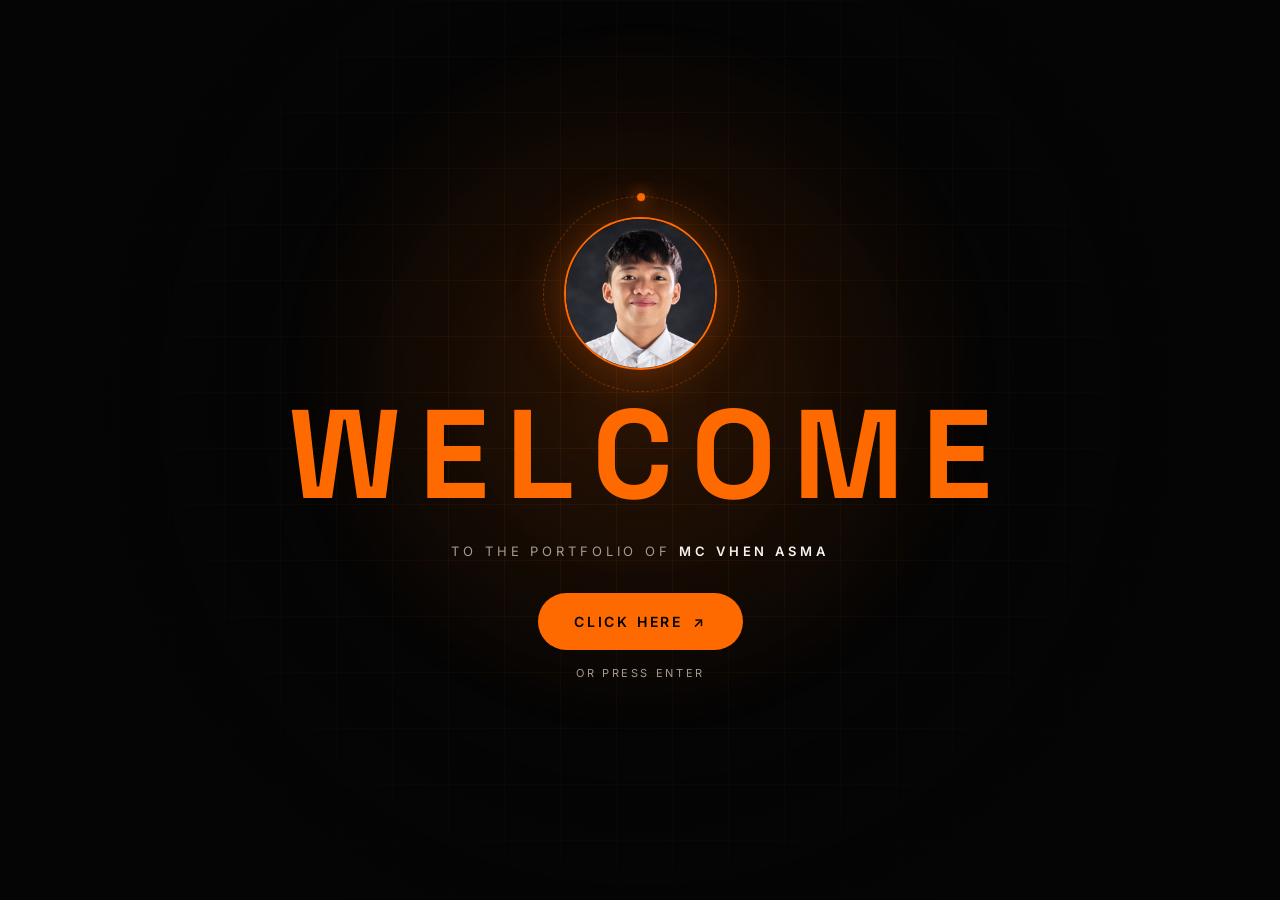
<file: index.html>
<!doctype html>
<html lang="en">
<head>
<meta charset="utf-8">
<meta name="viewport" content="width=device-width, initial-scale=1">
<meta name="theme-color" content="#070707">
<meta name="color-scheme" content="dark">
<style>html,body{background:#070707}</style>
<meta name="description" content="Official portfolio of Mc Vhen Asma, a Search Engine Optimization (SEO) specialist focused on search visibility, organic traffic and growth.">
<title>Mc Vhen Asma | Portfolio</title>
<script>try{if(sessionStorage.getItem('mjaTrans'))document.documentElement.classList.add('cover')}catch(e){}</script>
<link rel="preconnect" href="https://fonts.googleapis.com">
<link rel="preconnect" href="https://fonts.gstatic.com" crossorigin>
<link href="https://fonts.googleapis.com/css2?family=Inter:wght@300;400;500;600&family=Space+Grotesk:wght@400;500;600;700&family=Playfair+Display:ital,wght@1,500;1,600&display=swap" rel="stylesheet">
<link rel="preload" as="image" href="images/profile.jpg">
<link rel="stylesheet" href="css/style.css?v=20261021f">
<link rel="stylesheet" href="css/home.css?v=20261021f"><link rel="stylesheet" href="css/about.css?v=20261021f"><link rel="stylesheet" href="css/strengths.css?v=20261021f"><link rel="stylesheet" href="css/projects.css?v=20261021f"><link rel="stylesheet" href="css/approach.css?v=20261021f"><link rel="stylesheet" href="css/contact.css?v=20261021f">
<noscript><style>.a{opacity:1!important}.mask>span{transform:none!important}.curtain{display:none}</style></noscript>
</head>
<body data-page="home" data-prev="contact.html|Contact" data-next="about.html|About">
<div class="noise"></div><div class="cursor-glow" id="glow"></div>
<div class="curtain" id="curtain" aria-hidden="true"><i style="--i:0"></i><i style="--i:1"></i><i style="--i:2"></i><i style="--i:3"></i><i style="--i:4"></i><i style="--i:5"></i><span class="curtain-label" id="curtainLabel"></span></div>
<div class="intro" id="intro" role="dialog" aria-label="Welcome">
  <div class="pl"></div><div class="pr"></div><div class="intro-bg"></div><div class="intro-glow"></div>
  <div class="greet-float" aria-hidden="true">
    <span style="--x:7%;--y:16%;--t:0s">Kumusta</span><span style="--x:78%;--y:12%;--t:1.2s">Hola</span><span style="--x:12%;--y:70%;--t:2.4s">Bonjour</span>
    <span style="--x:80%;--y:66%;--t:.6s">こんにちは</span><span style="--x:40%;--y:6%;--t:1.8s">안녕하세요</span><span style="--x:46%;--y:90%;--t:3s">Ciao</span>
  </div>
  <div class="intro-inner">
    <div class="intro-photo"><i class="ring ra"></i><i class="ring rb"></i><img src="images/profile.jpg" alt=""></div>
    <div class="welcome-big" id="welcomeBig" aria-label="Welcome"></div>
    <p class="intro-small">to the portfolio of <b>Mc Vhen Asma</b></p>
    <button class="intro-btn" id="enter" type="button"><span class="pulse"></span>Click here <span class="cur">↗</span></button>
    <div class="intro-hint">or press Enter</div>
  </div>
</div>
<div class="topbar"><a class="brand" href="index.html" data-label="Home"><i><img src="images/profile.jpg" alt="MA"></i><span>MC VHEN ASMA</span></a><button class="burger" id="burger" aria-label="Menu" aria-expanded="false"><span></span><span></span><span></span></button></div>
<aside class="side" id="side">
  <a class="brand" href="index.html" data-label="Home" aria-label="Home"><i><img src="images/profile.jpg" alt="MA"></i><span>MC VHEN<br>ASMA<small>Portfolio</small></span></a>
  <nav class="nav-list" aria-label="Main"><a href="index.html" data-label="Home" class="active" aria-current="page"><span>Home</span></a><a href="about.html" data-label="About"><span>About</span></a><a href="strengths.html" data-label="Strengths"><span>Strengths</span></a><a href="projects.html" data-label="Projects"><span>Projects</span></a><a href="approach.html" data-label="Approach"><span>Approach</span></a><a href="contact.html" data-label="Contact"><span>Contact</span></a></nav>
  <div class="side-foot">
    <div class="status"><i></i> Available for SEO projects</div>
    <div class="copy">© <span id="year"></span> Mc Vhen Asma</div>
  </div>
</aside>
<main id="home" class="page">
<div class="bgfx"><div class="hgrid"></div><div class="orb o1"></div><div class="orb o2"></div></div>
<div class="page-body home">
  <div>
    <div class="badge a" style="--d:.1s"><i></i> Available for SEO projects · 2026</div>
    <p class="hello a" style="--d:.18s">Hello, I’m</p>
    <h1><span class="mask"><span style="--d:.25s">MC VHEN</span></span><span class="mask l2"><span style="--d:.38s">ASMA<span class="y">.</span></span></span></h1>
    <div class="role-line a" style="--d:.55s"><span>SEO Specialist ·</span><span class="typed" id="typed"></span><span class="caret"></span></div>
    <p class="hero-p a" style="--d:.65s">I’m Mc Vhen, an SEO specialist. I help websites rank higher on Google, attract the right visitors, and turn searches into inquiries and customers.</p>
    <div class="actions a" style="--d:.78s">
      <a class="btn primary mag" href="projects.html" data-label="Projects">View Projects <span class="arr">↗</span></a>
      <a class="btn mag" href="contact.html" data-label="Contact">Contact Me <span class="arr">↗</span></a>
      <button class="btn mag" id="download" type="button">Download Profile ↓</button>
    </div>
    <div class="hero-meta a" style="--d:.9s">
      <div><b>Focus</b>Organic search growth</div><div><b>Work Ethic</b>Reliable &amp; consistent</div><div><b>Based in</b>Misamis Oriental, Mindanao, Philippines</div>
    </div>
  </div>
  <div class="id-wrap a r" style="--d:.4s">
    <div class="id-card" data-tilt>
      <div class="id-ring r1"></div><div class="id-ring r2"></div><img class="id-photo" src="images/profile.jpg" alt="Mc Vhen Asma">
      <div class="float-tag t1"><b>✦</b> Data-Driven</div><div class="float-tag t2"><b>✓</b> Rank Higher</div>
      <div class="id-foot"><small>Portfolio · 2026</small><strong>Mc Vhen Asma</strong><span>SEO Specialist</span></div>
    </div>
  </div>
</div>
<div class="pager"><span></span><span class="hint">Use <kbd>←</kbd> <kbd>→</kbd> keys</span><a class="pg next" href="about.html" data-label="About"><span><small>Next</small><b>About</b></span><i>→</i></a></div>
</main>
<main id="about" class="page m-only"><div class="head"><div class="a"><div class="kicker">About Me</div><h2>Search visibility<br><span class="serif y">for your business.</span></h2></div><p class="a" style="--d:.12s">Who I am, what I do, and how I help websites improve their visibility on search engines.</p></div>
<div class="page-body about">
  <article class="card about-copy a l" style="--d:.15s">
    <p class="lead">I’m <b>Mc Vhen Asma</b>, an SEO specialist. I help businesses reach customers who are already searching for their products and services.</p>
    <p class="t">Most users never go past the first page of search results. My work is to place your website where they are already looking, through keyword research, clear and useful content, and a technically sound site. <b>I use only ethical, white-hat methods</b> that hold up as search engines change.</p>
    <p class="t">No one can guarantee rankings, and I do not. What I commit to is a clear plan, <b>transparent reporting in plain language</b>, and consistent work that turns visitors into inquiries.</p>
    <div class="sign"><span class="serif">Mc Vhen Asma</span><small>SEO Specialist</small></div>
  </article>
  <aside class="card a r" style="--d:.25s">
    <div class="facts">
      <div class="fact"><span>Full Name</span><b>Mc Vhen Asma</b></div>
      <div class="fact"><span>Profession</span><b>SEO Specialist</b></div>
      <div class="fact"><span>Location</span><b>Misamis Oriental, Mindanao, Philippines</b></div>
      <div class="fact"><span>Languages</span><b>English · Tagalog · Cebuano</b></div>
      <div class="fact"><span>Availability</span><b class="ok">● Available for SEO projects</b></div>
    </div>
    <div class="stats">
      <div class="stat"><strong data-count="4">0</strong><span>Process steps</span></div>
      <div class="stat"><strong data-count="6">0</strong><span>Core services</span></div>
      <div class="stat"><strong data-count="6">0</strong><span>Sample locations</span></div>
      <div class="stat"><strong data-count="3">0</strong><span>Languages</span></div>
    </div>
  </aside>
</div>
</main>
<main id="strengths" class="page m-only"><div class="head"><div class="a"><div class="kicker">Professional Profile</div><h2>Services<br><span class="serif y">and skills.</span></h2></div><p class="a" style="--d:.12s">The core areas of SEO I work on to improve your rankings, traffic, and conversions.</p></div><div class="page-body strengths"><div class="pro-grid"><article class="card pro a z" style="--d:0.1s"><div class="pro-top"><div class="ico"><svg viewBox="0 0 24 24"><path d="M21 15a2 2 0 0 1-2 2H7l-4 4V5a2 2 0 0 1 2-2h14a2 2 0 0 1 2 2z"/></svg></div></div><h3>Keyword Research</h3><p>I identify the terms your customers actually search for, so your pages bring in qualified visitors instead of random traffic.</p></article><article class="card pro a z" style="--d:0.18s"><div class="pro-top"><div class="ico"><svg viewBox="0 0 24 24"><circle cx="12" cy="12" r="9"/><circle cx="12" cy="12" r="4"/><path d="M12 3v3M12 18v3M3 12h3M18 12h3"/></svg></div></div><h3>On-Page Optimization</h3><p>Optimized titles, meta descriptions, headings, and content that earn clicks and show search engines what each page is about.</p></article><article class="card pro a z" style="--d:0.26s"><div class="pro-top"><div class="ico"><svg viewBox="0 0 24 24"><path d="M12 2l2.4 6.6L21 9l-5 4.6L17.5 21 12 17.3 6.5 21 8 13.6 3 9l6.6-.4z"/></svg></div></div><h3>Technical SEO</h3><p>Site speed, mobile usability, crawling, and indexing issues are audited and fixed so they do not hold your rankings back.</p></article><article class="card pro a z" style="--d:0.34s"><div class="pro-top"><div class="ico"><svg viewBox="0 0 24 24"><circle cx="9" cy="8" r="3.2"/><path d="M3 20c0-3.3 2.7-6 6-6s6 2.7 6 6"/><path d="M16 5.2a3.2 3.2 0 0 1 0 5.6M18 14.3c1.8.8 3 2.6 3 4.7"/></svg></div></div><h3>Link Building</h3><p>I build relevant, quality backlinks that grow your authority, and I avoid tactics that risk a Google penalty.</p></article><article class="card pro a z" style="--d:0.42s"><div class="pro-top"><div class="ico"><svg viewBox="0 0 24 24"><path d="M3 12a9 9 0 0 1 15.5-6.2L21 8"/><path d="M21 3v5h-5"/><path d="M21 12a9 9 0 0 1-15.5 6.2L3 16"/><path d="M3 21v-5h5"/></svg></div></div><h3>Analytics &amp; Reporting</h3><p>Rankings and traffic are tracked and turned into clear reports with recommended next steps.</p></article><article class="card pro a z" style="--d:0.5s"><div class="pro-top"><div class="ico"><svg viewBox="0 0 24 24"><path d="M4 19V5M4 19h16"/><path d="M8 15l4-4 3 3 5-6"/></svg></div></div><h3>Continuous Learning</h3><p>Search algorithms change often. I keep up with updates so your strategy stays current.</p></article></div>
  <div class="values a" style="--d:.6s"><span>Core values</span><div class="chips"><span class="chip">White-Hat SEO</span><span class="chip">Transparency</span><span class="chip">Data-Driven</span><span class="chip">Results-Focused</span><span class="chip">Accountability</span><span class="chip">Collaboration</span><span class="chip">Attention to Detail</span></div></div>
</div>
</main>
<main id="projects" class="page m-only"><div class="head"><div class="a"><div class="kicker">Projects</div><h2>Sample locations<br><span class="serif y">across Mindanao.</span></h2></div><p class="a" style="--d:.12s">Sample locations in Misamis Oriental and across Mindanao, including malls and beachfronts. Select any card to view it on Google Maps.</p></div><div class="page-body proj-wrap">
  <div class="filters a" style="--d:.1s"><button class="filter active" data-filter="all">All</button><button class="filter" data-filter="mall">Malls</button><button class="filter" data-filter="beach">Beaches</button></div>
  <div class="projects"></div>
</div>
</main>
<main id="approach" class="page m-only"><div class="head"><div class="a"><div class="kicker">My Approach</div><h2>A clear four-step<br><span class="serif y">process.</span></h2></div><p class="a" style="--d:.12s">Every project follows the same four steps, so you always know what is being done and why.</p></div><div class="page-body approach">
  <div class="track a" style="--d:.1s"><div class="fillbar"></div><div class="node"></div><div class="node"></div><div class="node"></div><div class="node"></div></div>
  <div class="steps"><article class="card step a" style="--d:0.2s"><div class="kicker">Research</div><h3>Research and plan</h3><p>Study the audience, competitors, and keywords before making any changes.</p><ul><li>Keyword research</li><li>Competitor analysis</li><li>Set clear goals</li></ul></article><article class="card step a" style="--d:0.3s"><div class="kicker">Optimize</div><h3>Optimize the site</h3><p>Improve content, structure, and technical health so pages are easy to find and easy to use.</p><ul><li>User-focused content</li><li>Technical fixes</li><li>Deliver on time</li></ul></article><article class="card step a" style="--d:0.4s"><div class="kicker">Build</div><h3>Build authority</h3><p>Grow trust with quality content and relevant links, working openly with writers, developers, and clients.</p><ul><li>Quality over quantity</li><li>Open collaboration</li><li>Support the team</li></ul></article><article class="card step a" style="--d:0.5s"><div class="kicker">Measure</div><h3>Track and improve</h3><p>Monitor rankings and traffic, learn from the data, and keep refining until results improve.</p><ul><li>Review the data</li><li>Test and refine</li><li>Own the result</li></ul></article></div>
</div>
</main>
<main id="contact" class="page m-only"><div class="head"><div class="a"><div class="kicker">Get In Touch</div><h2>Let’s talk about<br><span class="serif y">your website.</span></h2></div><p class="a" style="--d:.12s">Send me a message about your website and goals, and I will reply with practical recommendations.</p></div><div class="page-body contact">
  <aside class="card contact-card a l" style="--d:.15s">
    <h3>Contact details<span class="y">.</span></h3>
    <p>Tell me about your website and your goals. I will reply with honest, practical ideas, with no pressure and no jargon.</p>
    <div class="clines">
      <div class="cline"><em>✉</em><div><small>Email</small><span id="emailShow">mcvhenasma01@gmail.com</span></div></div>
      <div class="cline"><em>⌖</em><div><small>Location</small>Misamis Oriental, Mindanao, Philippines</div></div>
      <div class="cline"><em>◎</em><div><small>Status</small>Available for new SEO projects</div></div>
    </div>
    <div class="btnrow"><button class="btn mag" id="copyEmail" type="button">Copy email ⧉</button><a class="btn mag" id="fbLink" href="https://www.facebook.com/share/1CEMAgFNBC/" target="_blank" rel="noopener noreferrer"><svg class="ico" viewBox="0 0 24 24" aria-hidden="true"><path d="M24 12.073C24 5.405 18.627 0 12 0S0 5.405 0 12.073C0 18.1 4.388 23.094 10.125 24v-8.437H7.078v-3.49h3.047V9.413c0-3.026 1.792-4.697 4.533-4.697 1.312 0 2.686.236 2.686.236v2.971h-1.513c-1.491 0-1.956.931-1.956 1.887v2.263h3.328l-.532 3.49h-2.796V24C19.612 23.094 24 18.1 24 12.073z"/></svg>Facebook</a><a class="btn mag" id="liLink" href="https://www.linkedin.com/in/mc-vhen-asma-7734262a4" target="_blank" rel="noopener noreferrer"><svg class="ico" viewBox="0 0 24 24" aria-hidden="true"><path d="M20.447 20.452h-3.554v-5.569c0-1.328-.027-3.037-1.852-3.037-1.853 0-2.136 1.445-2.136 2.939v5.667H9.351V9h3.414v1.561h.046c.477-.9 1.637-1.85 3.37-1.85 3.601 0 4.267 2.37 4.267 5.455v6.286zM5.337 7.433a2.062 2.062 0 1 1 0-4.125 2.062 2.062 0 0 1 0 4.125zm1.782 13.019H3.555V9h3.564v11.452zM22.225 0H1.771C.792 0 0 .774 0 1.729v20.542C0 23.227.792 24 1.771 24h20.451C23.2 24 24 23.227 24 22.271V1.729C24 .774 23.2 0 22.222 0h.003z"/></svg>LinkedIn</a><a class="btn mag" id="dbLink" href="https://www.dropbox.com/" target="_blank" rel="noopener noreferrer"><svg class="ico" viewBox="0 0 24 24" aria-hidden="true"><path d="M6 1.807L0 5.629l6 3.822 6.001-3.822L6 1.807zM18 1.807l-6 3.822 6 3.822 6-3.822-6-3.822zM0 13.274l6 3.822 6.001-3.822L6 9.452l-6 3.822zM18 9.452l-6 3.822 6 3.822 6-3.822-6-3.822zM6 18.371l6.001 3.822 6-3.822-6-3.822L6 18.371z"/></svg>Dropbox</a></div>
  </aside>
  <form class="card form a r" id="form" style="--d:.25s">
    <div class="row">
      <div class="field"><input id="name" name="name" placeholder=" " required><label for="name">Your name</label></div>
      <div class="field"><input id="email" name="email" type="email" placeholder=" " required><label for="email">Your email</label></div>
    </div>
    <div class="field"><input id="subject" name="subject" placeholder=" " required><label for="subject">Subject</label></div>
    <div class="field grow"><textarea id="message" name="message" placeholder=" " required></textarea><label for="message">Message</label></div>
    <div class="form-foot"><button class="btn primary mag" type="submit">Send Message <span class="arr">↗</span></button><p class="note">Opens a draft in your email app. Nothing is sent or stored by this website.</p></div>
  </form>
</div>
</main>
<div class="toast" id="toast" role="status" aria-live="polite"></div>

<div class="modal" id="modal" aria-hidden="true"><div class="modal-box" role="dialog" aria-modal="true"><button class="modal-x" id="modalX" aria-label="Close">✕</button><span class="ptag y">Project details</span><h3 id="mTitle"></h3><p class="marea" id="mArea"></p><p id="mDesc"></p><a class="mlink" id="mLink" href="#" target="_blank" rel="noopener">Open in Google Maps ↗</a></div></div>
<script src="js/config.js?v=20261021f"></script>
<script src="js/main.js?v=20261021f"></script>
<script src="js/home.js?v=20261021f"></script><script src="js/places.js?v=20261021f"></script>
<script src="js/projects.js?v=20261021f"></script><script src="js/contact.js?v=20261021f"></script>
<script>document.getElementById('year').textContent=new Date().getFullYear()</script>
</body>
</html>
</file>
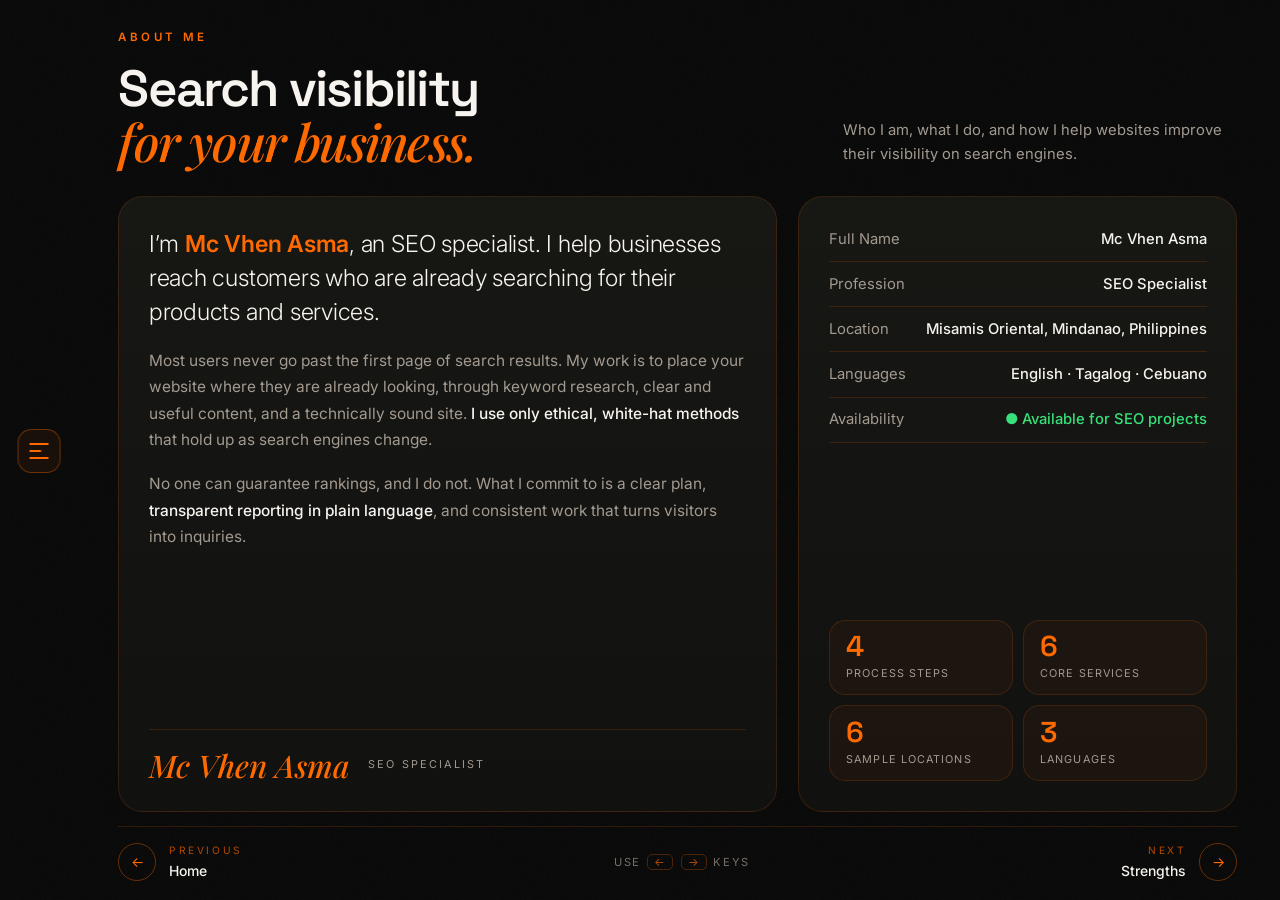
<file: about.html>
<!doctype html>
<html lang="en">
<head>
<meta charset="utf-8">
<meta name="viewport" content="width=device-width, initial-scale=1">
<meta name="theme-color" content="#070707">
<meta name="color-scheme" content="dark">
<style>html,body{background:#070707}</style>
<meta name="description" content="About Mc Vhen Asma">
<title>About | Mc Vhen Asma</title>
<script>try{if(sessionStorage.getItem('mjaTrans'))document.documentElement.classList.add('cover')}catch(e){}</script>
<link rel="preconnect" href="https://fonts.googleapis.com">
<link rel="preconnect" href="https://fonts.gstatic.com" crossorigin>
<link href="https://fonts.googleapis.com/css2?family=Inter:wght@300;400;500;600&family=Space+Grotesk:wght@400;500;600;700&family=Playfair+Display:ital,wght@1,500;1,600&display=swap" rel="stylesheet">
<link rel="stylesheet" href="css/style.css?v=20261021f">
<link rel="stylesheet" href="css/about.css?v=20261021f">
<noscript><style>.a{opacity:1!important}.mask>span{transform:none!important}.curtain{display:none}</style></noscript>
</head>
<body data-page="about" data-prev="index.html|Home" data-next="strengths.html|Strengths">
<div class="noise"></div><div class="cursor-glow" id="glow"></div>
<div class="curtain" id="curtain" aria-hidden="true"><i style="--i:0"></i><i style="--i:1"></i><i style="--i:2"></i><i style="--i:3"></i><i style="--i:4"></i><i style="--i:5"></i><span class="curtain-label" id="curtainLabel"></span></div>

<div class="topbar"><a class="brand" href="index.html" data-label="Home"><i><img src="images/profile.jpg" alt="MA"></i><span>MC VHEN ASMA</span></a><button class="burger" id="burger" aria-label="Menu" aria-expanded="false"><span></span><span></span><span></span></button></div>
<aside class="side" id="side">
  <a class="brand" href="index.html" data-label="Home" aria-label="Home"><i><img src="images/profile.jpg" alt="MA"></i><span>MC VHEN<br>ASMA<small>Portfolio</small></span></a>
  <nav class="nav-list" aria-label="Main"><a href="index.html" data-label="Home"><span>Home</span></a><a href="about.html" data-label="About" class="active" aria-current="page"><span>About</span></a><a href="strengths.html" data-label="Strengths"><span>Strengths</span></a><a href="projects.html" data-label="Projects"><span>Projects</span></a><a href="approach.html" data-label="Approach"><span>Approach</span></a><a href="contact.html" data-label="Contact"><span>Contact</span></a></nav>
  <div class="side-foot">
    <div class="status"><i></i> Available for SEO projects</div>
    <div class="copy">© <span id="year"></span> Mc Vhen Asma</div>
  </div>
</aside>
<main class="page">
<div class="head"><div class="a"><div class="kicker">About Me</div><h2>Search visibility<br><span class="serif y">for your business.</span></h2></div><p class="a" style="--d:.12s">Who I am, what I do, and how I help websites improve their visibility on search engines.</p></div>
<div class="page-body about">
  <article class="card about-copy a l" style="--d:.15s">
    <p class="lead">I’m <b>Mc Vhen Asma</b>, an SEO specialist. I help businesses reach customers who are already searching for their products and services.</p>
    <p class="t">Most users never go past the first page of search results. My work is to place your website where they are already looking, through keyword research, clear and useful content, and a technically sound site. <b>I use only ethical, white-hat methods</b> that hold up as search engines change.</p>
    <p class="t">No one can guarantee rankings, and I do not. What I commit to is a clear plan, <b>transparent reporting in plain language</b>, and consistent work that turns visitors into inquiries.</p>
    <div class="sign"><span class="serif">Mc Vhen Asma</span><small>SEO Specialist</small></div>
  </article>
  <aside class="card a r" style="--d:.25s">
    <div class="facts">
      <div class="fact"><span>Full Name</span><b>Mc Vhen Asma</b></div>
      <div class="fact"><span>Profession</span><b>SEO Specialist</b></div>
      <div class="fact"><span>Location</span><b>Misamis Oriental, Mindanao, Philippines</b></div>
      <div class="fact"><span>Languages</span><b>English · Tagalog · Cebuano</b></div>
      <div class="fact"><span>Availability</span><b class="ok">● Available for SEO projects</b></div>
    </div>
    <div class="stats">
      <div class="stat"><strong data-count="4">0</strong><span>Process steps</span></div>
      <div class="stat"><strong data-count="6">0</strong><span>Core services</span></div>
      <div class="stat"><strong data-count="6">0</strong><span>Sample locations</span></div>
      <div class="stat"><strong data-count="3">0</strong><span>Languages</span></div>
    </div>
  </aside>
</div>
<div class="pager"><a class="pg prev" href="index.html" data-label="Home"><i>←</i><span><small>Previous</small><b>Home</b></span></a><span class="hint">Use <kbd>←</kbd> <kbd>→</kbd> keys</span><a class="pg next" href="strengths.html" data-label="Strengths"><span><small>Next</small><b>Strengths</b></span><i>→</i></a></div>
</main>
<div class="toast" id="toast" role="status" aria-live="polite"></div>

<script src="js/config.js?v=20261021f"></script>
<script src="js/main.js?v=20261021f"></script>

<script>document.getElementById('year').textContent=new Date().getFullYear()</script>
</body>
</html>
</file>
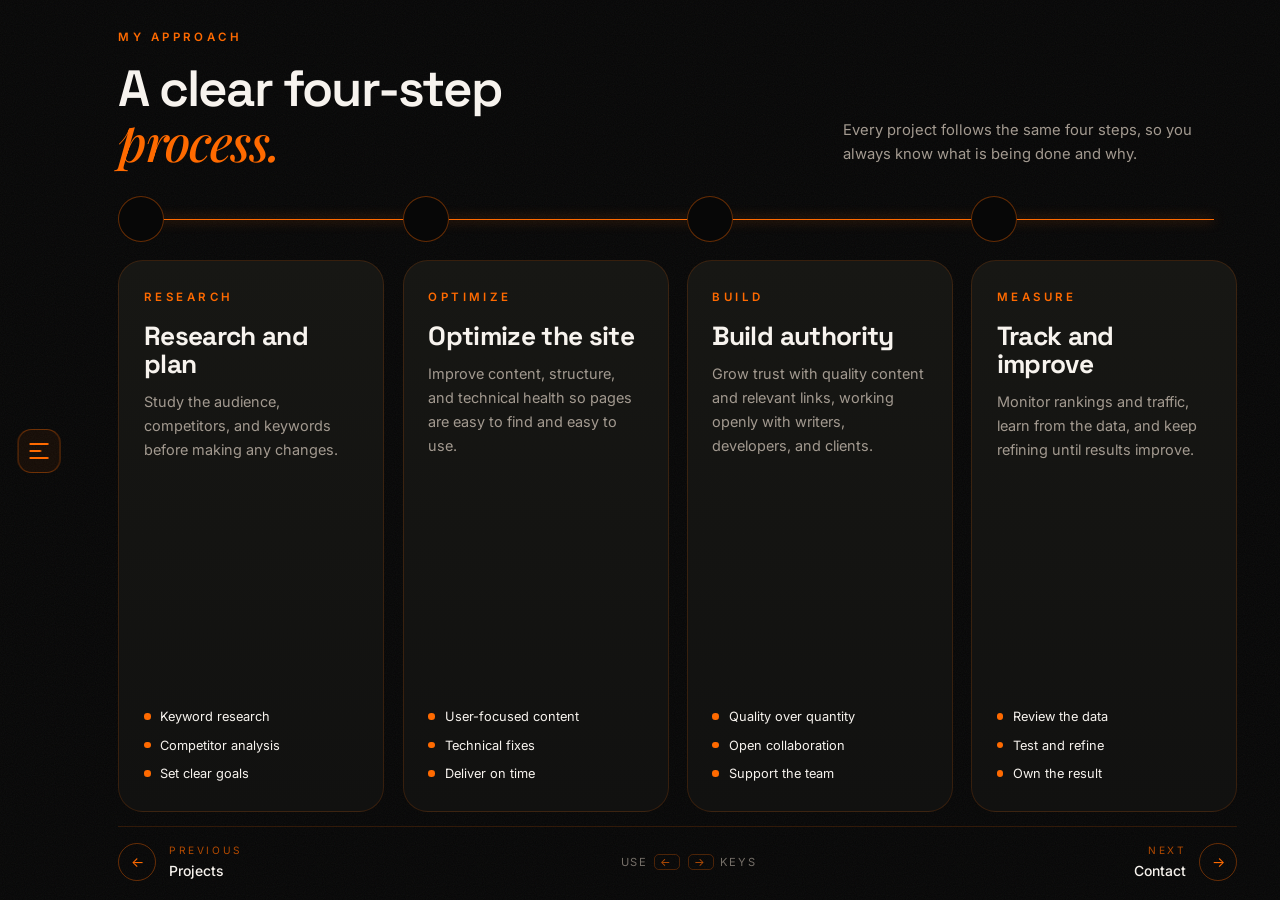
<file: approach.html>
<!doctype html>
<html lang="en">
<head>
<meta charset="utf-8">
<meta name="viewport" content="width=device-width, initial-scale=1">
<meta name="theme-color" content="#070707">
<meta name="color-scheme" content="dark">
<style>html,body{background:#070707}</style>
<meta name="description" content="How Mc Vhen Asma approaches work">
<title>Approach | Mc Vhen Asma</title>
<script>try{if(sessionStorage.getItem('mjaTrans'))document.documentElement.classList.add('cover')}catch(e){}</script>
<link rel="preconnect" href="https://fonts.googleapis.com">
<link rel="preconnect" href="https://fonts.gstatic.com" crossorigin>
<link href="https://fonts.googleapis.com/css2?family=Inter:wght@300;400;500;600&family=Space+Grotesk:wght@400;500;600;700&family=Playfair+Display:ital,wght@1,500;1,600&display=swap" rel="stylesheet">
<link rel="stylesheet" href="css/style.css?v=20261021f">
<link rel="stylesheet" href="css/approach.css?v=20261021f">
<noscript><style>.a{opacity:1!important}.mask>span{transform:none!important}.curtain{display:none}</style></noscript>
</head>
<body data-page="approach" data-prev="projects.html|Projects" data-next="contact.html|Contact">
<div class="noise"></div><div class="cursor-glow" id="glow"></div>
<div class="curtain" id="curtain" aria-hidden="true"><i style="--i:0"></i><i style="--i:1"></i><i style="--i:2"></i><i style="--i:3"></i><i style="--i:4"></i><i style="--i:5"></i><span class="curtain-label" id="curtainLabel"></span></div>

<div class="topbar"><a class="brand" href="index.html" data-label="Home"><i><img src="images/profile.jpg" alt="MA"></i><span>MC VHEN ASMA</span></a><button class="burger" id="burger" aria-label="Menu" aria-expanded="false"><span></span><span></span><span></span></button></div>
<aside class="side" id="side">
  <a class="brand" href="index.html" data-label="Home" aria-label="Home"><i><img src="images/profile.jpg" alt="MA"></i><span>MC VHEN<br>ASMA<small>Portfolio</small></span></a>
  <nav class="nav-list" aria-label="Main"><a href="index.html" data-label="Home"><span>Home</span></a><a href="about.html" data-label="About"><span>About</span></a><a href="strengths.html" data-label="Strengths"><span>Strengths</span></a><a href="projects.html" data-label="Projects"><span>Projects</span></a><a href="approach.html" data-label="Approach" class="active" aria-current="page"><span>Approach</span></a><a href="contact.html" data-label="Contact"><span>Contact</span></a></nav>
  <div class="side-foot">
    <div class="status"><i></i> Available for SEO projects</div>
    <div class="copy">© <span id="year"></span> Mc Vhen Asma</div>
  </div>
</aside>
<main class="page">
<div class="head"><div class="a"><div class="kicker">My Approach</div><h2>A clear four-step<br><span class="serif y">process.</span></h2></div><p class="a" style="--d:.12s">Every project follows the same four steps, so you always know what is being done and why.</p></div><div class="page-body approach">
  <div class="track a" style="--d:.1s"><div class="fillbar"></div><div class="node"></div><div class="node"></div><div class="node"></div><div class="node"></div></div>
  <div class="steps"><article class="card step a" style="--d:0.2s"><div class="kicker">Research</div><h3>Research and plan</h3><p>Study the audience, competitors, and keywords before making any changes.</p><ul><li>Keyword research</li><li>Competitor analysis</li><li>Set clear goals</li></ul></article><article class="card step a" style="--d:0.3s"><div class="kicker">Optimize</div><h3>Optimize the site</h3><p>Improve content, structure, and technical health so pages are easy to find and easy to use.</p><ul><li>User-focused content</li><li>Technical fixes</li><li>Deliver on time</li></ul></article><article class="card step a" style="--d:0.4s"><div class="kicker">Build</div><h3>Build authority</h3><p>Grow trust with quality content and relevant links, working openly with writers, developers, and clients.</p><ul><li>Quality over quantity</li><li>Open collaboration</li><li>Support the team</li></ul></article><article class="card step a" style="--d:0.5s"><div class="kicker">Measure</div><h3>Track and improve</h3><p>Monitor rankings and traffic, learn from the data, and keep refining until results improve.</p><ul><li>Review the data</li><li>Test and refine</li><li>Own the result</li></ul></article></div>
</div>
<div class="pager"><a class="pg prev" href="projects.html" data-label="Projects"><i>←</i><span><small>Previous</small><b>Projects</b></span></a><span class="hint">Use <kbd>←</kbd> <kbd>→</kbd> keys</span><a class="pg next" href="contact.html" data-label="Contact"><span><small>Next</small><b>Contact</b></span><i>→</i></a></div>
</main>
<div class="toast" id="toast" role="status" aria-live="polite"></div>

<script src="js/config.js?v=20261021f"></script>
<script src="js/main.js?v=20261021f"></script>

<script>document.getElementById('year').textContent=new Date().getFullYear()</script>
</body>
</html>
</file>
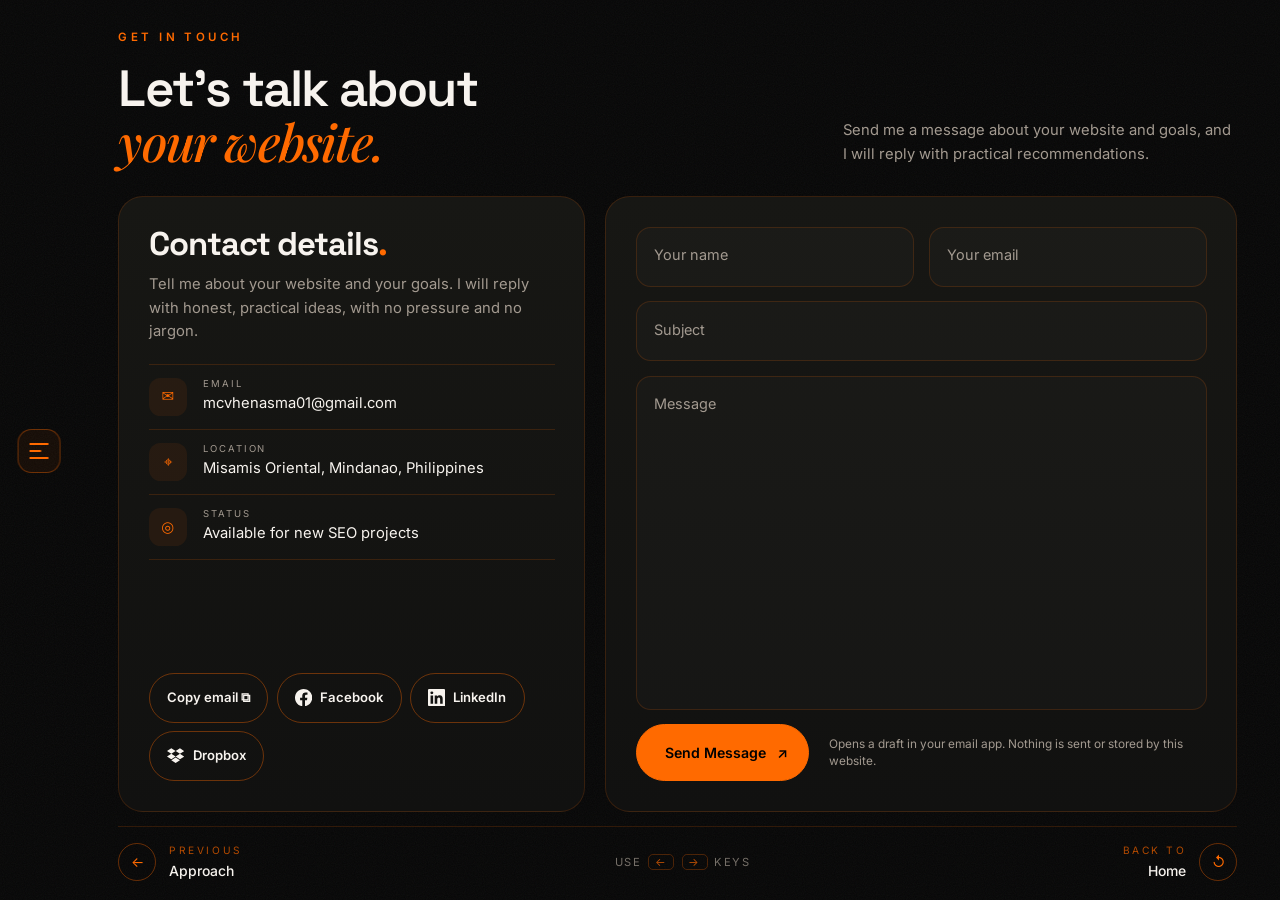
<file: contact.html>
<!doctype html>
<html lang="en">
<head>
<meta charset="utf-8">
<meta name="viewport" content="width=device-width, initial-scale=1">
<meta name="theme-color" content="#070707">
<meta name="color-scheme" content="dark">
<style>html,body{background:#070707}</style>
<meta name="description" content="Get in touch with Mc Vhen Asma">
<title>Contact | Mc Vhen Asma</title>
<script>try{if(sessionStorage.getItem('mjaTrans'))document.documentElement.classList.add('cover')}catch(e){}</script>
<link rel="preconnect" href="https://fonts.googleapis.com">
<link rel="preconnect" href="https://fonts.gstatic.com" crossorigin>
<link href="https://fonts.googleapis.com/css2?family=Inter:wght@300;400;500;600&family=Space+Grotesk:wght@400;500;600;700&family=Playfair+Display:ital,wght@1,500;1,600&display=swap" rel="stylesheet">
<link rel="stylesheet" href="css/style.css?v=20261021f">
<link rel="stylesheet" href="css/contact.css?v=20261021f">
<noscript><style>.a{opacity:1!important}.mask>span{transform:none!important}.curtain{display:none}</style></noscript>
</head>
<body data-page="contact" data-prev="approach.html|Approach" data-next="index.html|Home">
<div class="noise"></div><div class="cursor-glow" id="glow"></div>
<div class="curtain" id="curtain" aria-hidden="true"><i style="--i:0"></i><i style="--i:1"></i><i style="--i:2"></i><i style="--i:3"></i><i style="--i:4"></i><i style="--i:5"></i><span class="curtain-label" id="curtainLabel"></span></div>

<div class="topbar"><a class="brand" href="index.html" data-label="Home"><i><img src="images/profile.jpg" alt="MA"></i><span>MC VHEN ASMA</span></a><button class="burger" id="burger" aria-label="Menu" aria-expanded="false"><span></span><span></span><span></span></button></div>
<aside class="side" id="side">
  <a class="brand" href="index.html" data-label="Home" aria-label="Home"><i><img src="images/profile.jpg" alt="MA"></i><span>MC VHEN<br>ASMA<small>Portfolio</small></span></a>
  <nav class="nav-list" aria-label="Main"><a href="index.html" data-label="Home"><span>Home</span></a><a href="about.html" data-label="About"><span>About</span></a><a href="strengths.html" data-label="Strengths"><span>Strengths</span></a><a href="projects.html" data-label="Projects"><span>Projects</span></a><a href="approach.html" data-label="Approach"><span>Approach</span></a><a href="contact.html" data-label="Contact" class="active" aria-current="page"><span>Contact</span></a></nav>
  <div class="side-foot">
    <div class="status"><i></i> Available for SEO projects</div>
    <div class="copy">© <span id="year"></span> Mc Vhen Asma</div>
  </div>
</aside>
<main class="page">
<div class="head"><div class="a"><div class="kicker">Get In Touch</div><h2>Let’s talk about<br><span class="serif y">your website.</span></h2></div><p class="a" style="--d:.12s">Send me a message about your website and goals, and I will reply with practical recommendations.</p></div><div class="page-body contact">
  <aside class="card contact-card a l" style="--d:.15s">
    <h3>Contact details<span class="y">.</span></h3>
    <p>Tell me about your website and your goals. I will reply with honest, practical ideas, with no pressure and no jargon.</p>
    <div class="clines">
      <div class="cline"><em>✉</em><div><small>Email</small><span id="emailShow">mcvhenasma01@gmail.com</span></div></div>
      <div class="cline"><em>⌖</em><div><small>Location</small>Misamis Oriental, Mindanao, Philippines</div></div>
      <div class="cline"><em>◎</em><div><small>Status</small>Available for new SEO projects</div></div>
    </div>
    <div class="btnrow"><button class="btn mag" id="copyEmail" type="button">Copy email ⧉</button><a class="btn mag" id="fbLink" href="https://www.facebook.com/share/1CEMAgFNBC/" target="_blank" rel="noopener noreferrer"><svg class="ico" viewBox="0 0 24 24" aria-hidden="true"><path d="M24 12.073C24 5.405 18.627 0 12 0S0 5.405 0 12.073C0 18.1 4.388 23.094 10.125 24v-8.437H7.078v-3.49h3.047V9.413c0-3.026 1.792-4.697 4.533-4.697 1.312 0 2.686.236 2.686.236v2.971h-1.513c-1.491 0-1.956.931-1.956 1.887v2.263h3.328l-.532 3.49h-2.796V24C19.612 23.094 24 18.1 24 12.073z"/></svg>Facebook</a><a class="btn mag" id="liLink" href="https://www.linkedin.com/in/mc-vhen-asma-7734262a4" target="_blank" rel="noopener noreferrer"><svg class="ico" viewBox="0 0 24 24" aria-hidden="true"><path d="M20.447 20.452h-3.554v-5.569c0-1.328-.027-3.037-1.852-3.037-1.853 0-2.136 1.445-2.136 2.939v5.667H9.351V9h3.414v1.561h.046c.477-.9 1.637-1.85 3.37-1.85 3.601 0 4.267 2.37 4.267 5.455v6.286zM5.337 7.433a2.062 2.062 0 1 1 0-4.125 2.062 2.062 0 0 1 0 4.125zm1.782 13.019H3.555V9h3.564v11.452zM22.225 0H1.771C.792 0 0 .774 0 1.729v20.542C0 23.227.792 24 1.771 24h20.451C23.2 24 24 23.227 24 22.271V1.729C24 .774 23.2 0 22.222 0h.003z"/></svg>LinkedIn</a><a class="btn mag" id="dbLink" href="https://www.dropbox.com/scl/fi/dumixfugbbmnueh9wg5w0/ASMA-RESUME.pdf?rlkey=0hg59d6kyf9jbot5vs6x7ap8a&amp;st=5w8zcyk6&amp;e=2&amp;dl=0" target="_blank" rel="noopener noreferrer"><svg class="ico" viewBox="0 0 24 24" aria-hidden="true"><path d="M6 1.807L0 5.629l6 3.822 6.001-3.822L6 1.807zM18 1.807l-6 3.822 6 3.822 6-3.822-6-3.822zM0 13.274l6 3.822 6.001-3.822L6 9.452l-6 3.822zM18 9.452l-6 3.822 6 3.822 6-3.822-6-3.822zM6 18.371l6.001 3.822 6-3.822-6-3.822L6 18.371z"/></svg>Dropbox</a></div>
  </aside>
  <form class="card form a r" id="form" style="--d:.25s">
    <div class="row">
      <div class="field"><input id="name" name="name" placeholder=" " required><label for="name">Your name</label></div>
      <div class="field"><input id="email" name="email" type="email" placeholder=" " required><label for="email">Your email</label></div>
    </div>
    <div class="field"><input id="subject" name="subject" placeholder=" " required><label for="subject">Subject</label></div>
    <div class="field grow"><textarea id="message" name="message" placeholder=" " required></textarea><label for="message">Message</label></div>
    <div class="form-foot"><button class="btn primary mag" type="submit">Send Message <span class="arr">↗</span></button><p class="note">Opens a draft in your email app. Nothing is sent or stored by this website.</p></div>
  </form>
</div>
<div class="pager"><a class="pg prev" href="approach.html" data-label="Approach"><i>←</i><span><small>Previous</small><b>Approach</b></span></a><span class="hint">Use <kbd>←</kbd> <kbd>→</kbd> keys</span><a class="pg next" href="index.html" data-label="Home"><span><small>Back to</small><b>Home</b></span><i>↺</i></a></div>
</main>
<div class="toast" id="toast" role="status" aria-live="polite"></div>

<script src="js/config.js?v=20261021f"></script>
<script src="js/main.js?v=20261021f"></script>
<script src="js/contact.js?v=20261021f"></script>
<script>document.getElementById('year').textContent=new Date().getFullYear()</script>
</body>
</html>
</file>
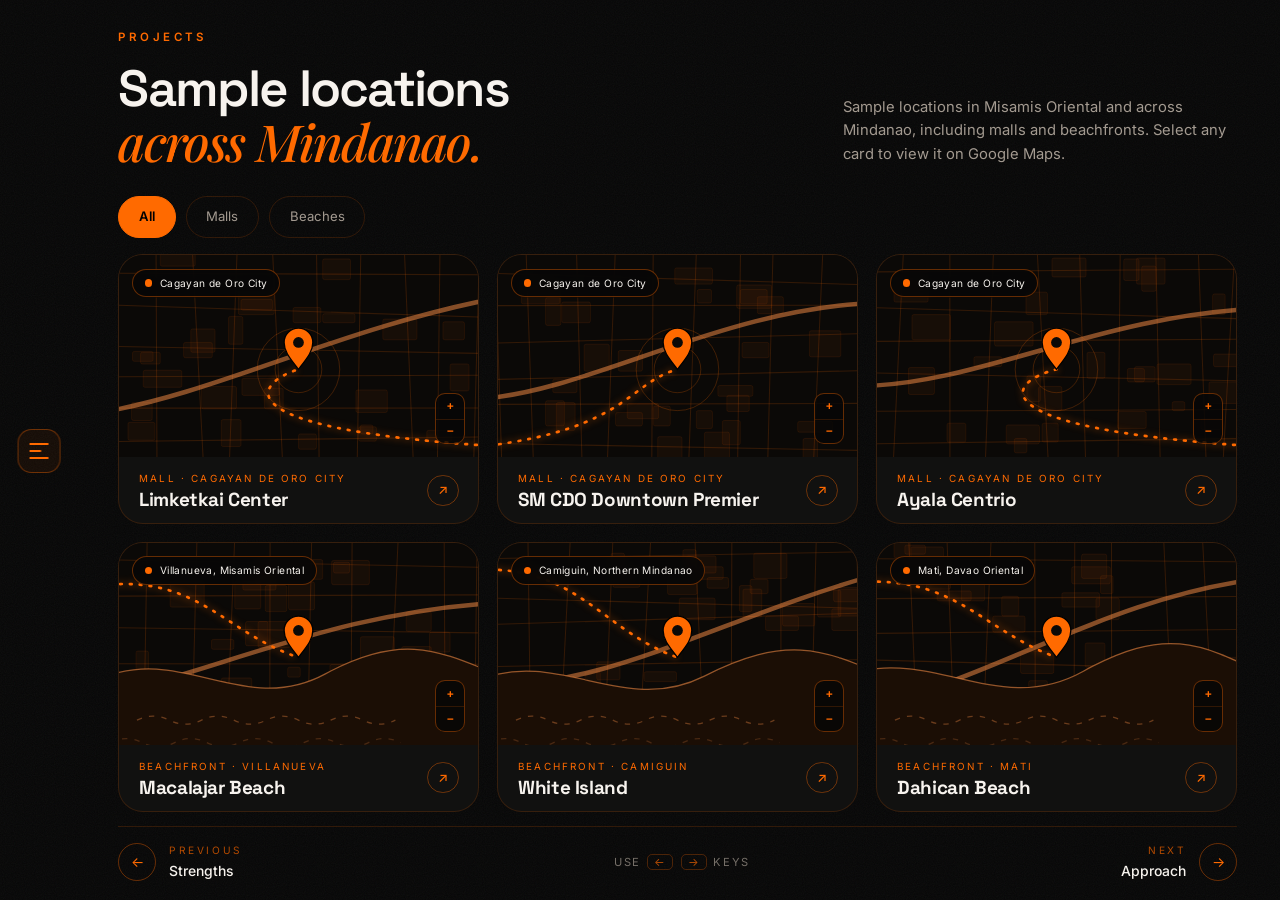
<file: projects.html>
<!doctype html>
<html lang="en">
<head>
<meta charset="utf-8">
<meta name="viewport" content="width=device-width, initial-scale=1">
<meta name="theme-color" content="#070707">
<meta name="color-scheme" content="dark">
<style>html,body{background:#070707}</style>
<meta name="description" content="Selected projects by Mc Vhen Asma">
<title>Projects | Mc Vhen Asma</title>
<script>try{if(sessionStorage.getItem('mjaTrans'))document.documentElement.classList.add('cover')}catch(e){}</script>
<link rel="preconnect" href="https://fonts.googleapis.com">
<link rel="preconnect" href="https://fonts.gstatic.com" crossorigin>
<link href="https://fonts.googleapis.com/css2?family=Inter:wght@300;400;500;600&family=Space+Grotesk:wght@400;500;600;700&family=Playfair+Display:ital,wght@1,500;1,600&display=swap" rel="stylesheet">
<link rel="stylesheet" href="css/style.css?v=20261021f">
<link rel="stylesheet" href="css/projects.css?v=20261021f">
<noscript><style>.a{opacity:1!important}.mask>span{transform:none!important}.curtain{display:none}</style></noscript>
</head>
<body data-page="projects" data-prev="strengths.html|Strengths" data-next="approach.html|Approach">
<div class="noise"></div><div class="cursor-glow" id="glow"></div>
<div class="curtain" id="curtain" aria-hidden="true"><i style="--i:0"></i><i style="--i:1"></i><i style="--i:2"></i><i style="--i:3"></i><i style="--i:4"></i><i style="--i:5"></i><span class="curtain-label" id="curtainLabel"></span></div>

<div class="topbar"><a class="brand" href="index.html" data-label="Home"><i><img src="images/profile.jpg" alt="MA"></i><span>MC VHEN ASMA</span></a><button class="burger" id="burger" aria-label="Menu" aria-expanded="false"><span></span><span></span><span></span></button></div>
<aside class="side" id="side">
  <a class="brand" href="index.html" data-label="Home" aria-label="Home"><i><img src="images/profile.jpg" alt="MA"></i><span>MC VHEN<br>ASMA<small>Portfolio</small></span></a>
  <nav class="nav-list" aria-label="Main"><a href="index.html" data-label="Home"><span>Home</span></a><a href="about.html" data-label="About"><span>About</span></a><a href="strengths.html" data-label="Strengths"><span>Strengths</span></a><a href="projects.html" data-label="Projects" class="active" aria-current="page"><span>Projects</span></a><a href="approach.html" data-label="Approach"><span>Approach</span></a><a href="contact.html" data-label="Contact"><span>Contact</span></a></nav>
  <div class="side-foot">
    <div class="status"><i></i> Available for SEO projects</div>
    <div class="copy">© <span id="year"></span> Mc Vhen Asma</div>
  </div>
</aside>
<main class="page">
<div class="head"><div class="a"><div class="kicker">Projects</div><h2>Sample locations<br><span class="serif y">across Mindanao.</span></h2></div><p class="a" style="--d:.12s">Sample locations in Misamis Oriental and across Mindanao, including malls and beachfronts. Select any card to view it on Google Maps.</p></div><div class="page-body proj-wrap">
  <div class="filters a" style="--d:.1s"><button class="filter active" data-filter="all">All</button><button class="filter" data-filter="mall">Malls</button><button class="filter" data-filter="beach">Beaches</button></div>
  <div class="projects"></div>
</div>
<div class="pager"><a class="pg prev" href="strengths.html" data-label="Strengths"><i>←</i><span><small>Previous</small><b>Strengths</b></span></a><span class="hint">Use <kbd>←</kbd> <kbd>→</kbd> keys</span><a class="pg next" href="approach.html" data-label="Approach"><span><small>Next</small><b>Approach</b></span><i>→</i></a></div>
</main>
<div class="toast" id="toast" role="status" aria-live="polite"></div>
<div class="modal" id="modal" aria-hidden="true"><div class="modal-box" role="dialog" aria-modal="true"><button class="modal-x" id="modalX" aria-label="Close">✕</button><span class="ptag y">Project details</span><h3 id="mTitle"></h3><p class="marea" id="mArea"></p><p id="mDesc"></p><a class="mlink" id="mLink" href="#" target="_blank" rel="noopener">Open in Google Maps ↗</a></div></div>
<script src="js/config.js?v=20261021f"></script>
<script src="js/main.js?v=20261021f"></script>
<script src="js/places.js?v=20261021f"></script>
<script src="js/projects.js?v=20261021f"></script>
<script>document.getElementById('year').textContent=new Date().getFullYear()</script>
</body>
</html>
</file>
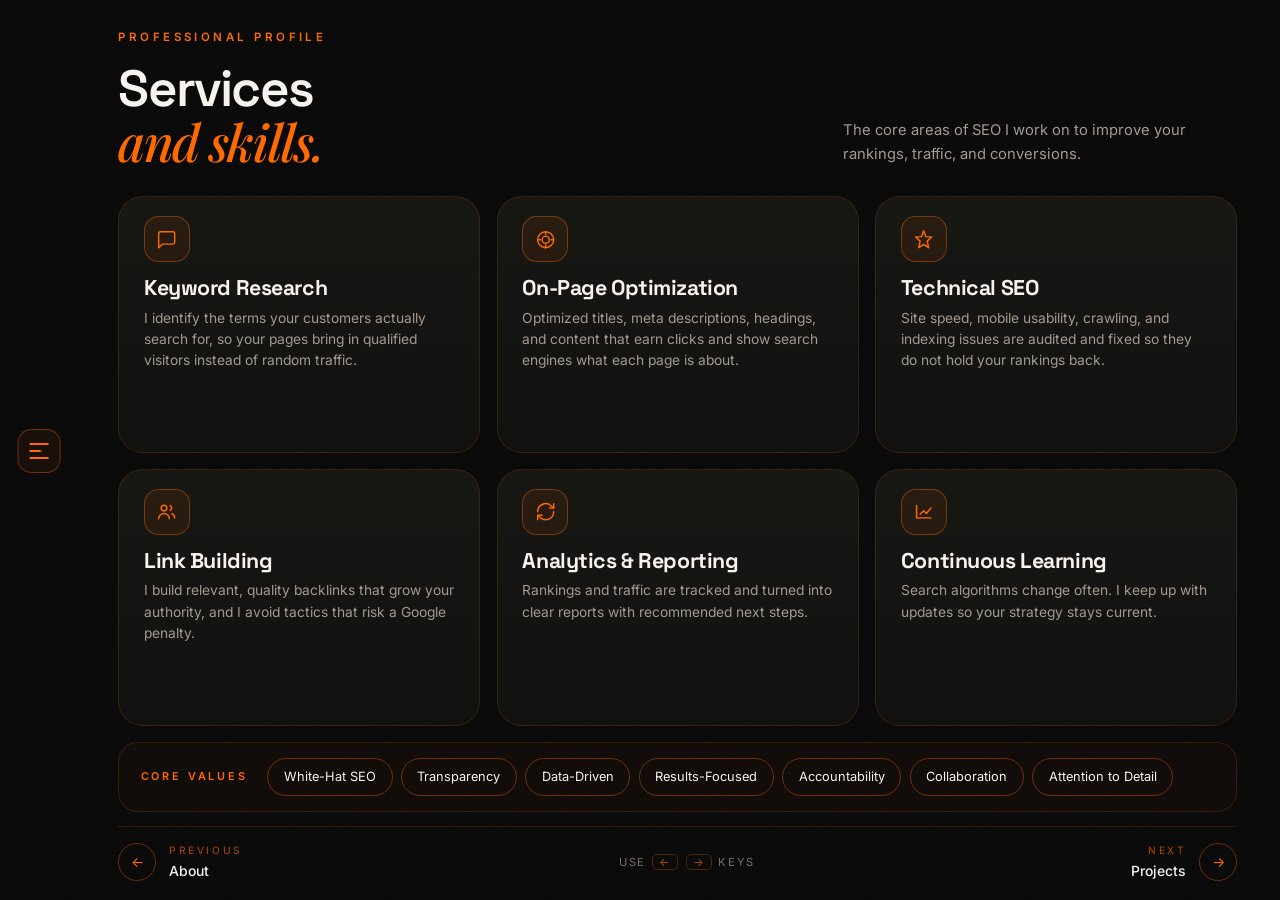
<file: strengths.html>
<!doctype html>
<html lang="en">
<head>
<meta charset="utf-8">
<meta name="viewport" content="width=device-width, initial-scale=1">
<meta name="theme-color" content="#070707">
<meta name="color-scheme" content="dark">
<style>html,body{background:#070707}</style>
<meta name="description" content="Professional strengths of Mc Vhen Asma">
<title>Strengths | Mc Vhen Asma</title>
<script>try{if(sessionStorage.getItem('mjaTrans'))document.documentElement.classList.add('cover')}catch(e){}</script>
<link rel="preconnect" href="https://fonts.googleapis.com">
<link rel="preconnect" href="https://fonts.gstatic.com" crossorigin>
<link href="https://fonts.googleapis.com/css2?family=Inter:wght@300;400;500;600&family=Space+Grotesk:wght@400;500;600;700&family=Playfair+Display:ital,wght@1,500;1,600&display=swap" rel="stylesheet">
<link rel="stylesheet" href="css/style.css?v=20261021f">
<link rel="stylesheet" href="css/strengths.css?v=20261021f">
<noscript><style>.a{opacity:1!important}.mask>span{transform:none!important}.curtain{display:none}</style></noscript>
</head>
<body data-page="strengths" data-prev="about.html|About" data-next="projects.html|Projects">
<div class="noise"></div><div class="cursor-glow" id="glow"></div>
<div class="curtain" id="curtain" aria-hidden="true"><i style="--i:0"></i><i style="--i:1"></i><i style="--i:2"></i><i style="--i:3"></i><i style="--i:4"></i><i style="--i:5"></i><span class="curtain-label" id="curtainLabel"></span></div>

<div class="topbar"><a class="brand" href="index.html" data-label="Home"><i><img src="images/profile.jpg" alt="MA"></i><span>MC VHEN ASMA</span></a><button class="burger" id="burger" aria-label="Menu" aria-expanded="false"><span></span><span></span><span></span></button></div>
<aside class="side" id="side">
  <a class="brand" href="index.html" data-label="Home" aria-label="Home"><i><img src="images/profile.jpg" alt="MA"></i><span>MC VHEN<br>ASMA<small>Portfolio</small></span></a>
  <nav class="nav-list" aria-label="Main"><a href="index.html" data-label="Home"><span>Home</span></a><a href="about.html" data-label="About"><span>About</span></a><a href="strengths.html" data-label="Strengths" class="active" aria-current="page"><span>Strengths</span></a><a href="projects.html" data-label="Projects"><span>Projects</span></a><a href="approach.html" data-label="Approach"><span>Approach</span></a><a href="contact.html" data-label="Contact"><span>Contact</span></a></nav>
  <div class="side-foot">
    <div class="status"><i></i> Available for SEO projects</div>
    <div class="copy">© <span id="year"></span> Mc Vhen Asma</div>
  </div>
</aside>
<main class="page">
<div class="head"><div class="a"><div class="kicker">Professional Profile</div><h2>Services<br><span class="serif y">and skills.</span></h2></div><p class="a" style="--d:.12s">The core areas of SEO I work on to improve your rankings, traffic, and conversions.</p></div><div class="page-body strengths"><div class="pro-grid"><article class="card pro a z" style="--d:0.1s"><div class="pro-top"><div class="ico"><svg viewBox="0 0 24 24"><path d="M21 15a2 2 0 0 1-2 2H7l-4 4V5a2 2 0 0 1 2-2h14a2 2 0 0 1 2 2z"/></svg></div></div><h3>Keyword Research</h3><p>I identify the terms your customers actually search for, so your pages bring in qualified visitors instead of random traffic.</p></article><article class="card pro a z" style="--d:0.18s"><div class="pro-top"><div class="ico"><svg viewBox="0 0 24 24"><circle cx="12" cy="12" r="9"/><circle cx="12" cy="12" r="4"/><path d="M12 3v3M12 18v3M3 12h3M18 12h3"/></svg></div></div><h3>On-Page Optimization</h3><p>Optimized titles, meta descriptions, headings, and content that earn clicks and show search engines what each page is about.</p></article><article class="card pro a z" style="--d:0.26s"><div class="pro-top"><div class="ico"><svg viewBox="0 0 24 24"><path d="M12 2l2.4 6.6L21 9l-5 4.6L17.5 21 12 17.3 6.5 21 8 13.6 3 9l6.6-.4z"/></svg></div></div><h3>Technical SEO</h3><p>Site speed, mobile usability, crawling, and indexing issues are audited and fixed so they do not hold your rankings back.</p></article><article class="card pro a z" style="--d:0.34s"><div class="pro-top"><div class="ico"><svg viewBox="0 0 24 24"><circle cx="9" cy="8" r="3.2"/><path d="M3 20c0-3.3 2.7-6 6-6s6 2.7 6 6"/><path d="M16 5.2a3.2 3.2 0 0 1 0 5.6M18 14.3c1.8.8 3 2.6 3 4.7"/></svg></div></div><h3>Link Building</h3><p>I build relevant, quality backlinks that grow your authority, and I avoid tactics that risk a Google penalty.</p></article><article class="card pro a z" style="--d:0.42s"><div class="pro-top"><div class="ico"><svg viewBox="0 0 24 24"><path d="M3 12a9 9 0 0 1 15.5-6.2L21 8"/><path d="M21 3v5h-5"/><path d="M21 12a9 9 0 0 1-15.5 6.2L3 16"/><path d="M3 21v-5h5"/></svg></div></div><h3>Analytics &amp; Reporting</h3><p>Rankings and traffic are tracked and turned into clear reports with recommended next steps.</p></article><article class="card pro a z" style="--d:0.5s"><div class="pro-top"><div class="ico"><svg viewBox="0 0 24 24"><path d="M4 19V5M4 19h16"/><path d="M8 15l4-4 3 3 5-6"/></svg></div></div><h3>Continuous Learning</h3><p>Search algorithms change often. I keep up with updates so your strategy stays current.</p></article></div>
  <div class="values a" style="--d:.6s"><span>Core values</span><div class="chips"><span class="chip">White-Hat SEO</span><span class="chip">Transparency</span><span class="chip">Data-Driven</span><span class="chip">Results-Focused</span><span class="chip">Accountability</span><span class="chip">Collaboration</span><span class="chip">Attention to Detail</span></div></div>
</div>
<div class="pager"><a class="pg prev" href="about.html" data-label="About"><i>←</i><span><small>Previous</small><b>About</b></span></a><span class="hint">Use <kbd>←</kbd> <kbd>→</kbd> keys</span><a class="pg next" href="projects.html" data-label="Projects"><span><small>Next</small><b>Projects</b></span><i>→</i></a></div>
</main>
<div class="toast" id="toast" role="status" aria-live="polite"></div>

<script src="js/config.js?v=20261021f"></script>
<script src="js/main.js?v=20261021f"></script>

<script>document.getElementById('year').textContent=new Date().getFullYear()</script>
</body>
</html>
</file>
<file: css/style.css>
/* =====================================================
   SHARED STYLES  —  sidebar, transitions, buttons, cards
   Everything is sized in rem and the root font-size follows
   the screen height, so each page fits the screen with no scroll.
   ===================================================== */
:root{
  --y:#ff6a00; --y2:#ff9248; --ydeep:#b34a00;
  --bg:#070707; --bg2:#0d0d0b; --card:#111110; --card2:#171714;
  --w:#f7f3ee; --m:#a39a90; --line:rgba(255,106,0,.16); --line2:rgba(255,106,0,.38);
  --ease:cubic-bezier(.22,1,.36,1); --ease2:cubic-bezier(.65,0,.35,1);
  --side:18.5rem;
}
*{box-sizing:border-box;margin:0;padding:0}
@property --grow{syntax:'<number>';inherits:true;initial-value:1}
html{--grow:1;font-size:calc(clamp(10px,min(2.1vh,1.2vw),20px) * var(--grow));-webkit-text-size-adjust:100%;background:var(--bg)}
body{height:100vh;height:100dvh;overflow:hidden;display:grid;grid-template-columns:var(--side) 1fr;background:var(--bg);color:var(--w);font-family:'Inter',system-ui,sans-serif;font-size:1rem;line-height:1.65;-webkit-font-smoothing:antialiased}
a{color:inherit;text-decoration:none;-webkit-tap-highlight-color:transparent}
a:focus,button:focus{outline:none}
a:focus-visible,button:focus-visible{outline:2px solid var(--y);outline-offset:3px;border-radius:.6rem}
.side,.pager,.btn,.filter,.chip,.project,.burger,.topbar,.curtain,.intro{-webkit-user-select:none;user-select:none}
button{font:inherit;color:inherit;cursor:pointer;background:none;border:0;-webkit-tap-highlight-color:transparent}
svg{display:block}
::selection{background:var(--y);color:#000}
.y{color:var(--y)}
.serif{font-family:'Playfair Display',serif;font-style:italic;font-weight:500}
h1,h2,h3,h4{font-family:'Space Grotesk',sans-serif;line-height:1.05;letter-spacing:-.02em}

/* ---------- ambient ---------- */
.noise{position:fixed;inset:0;z-index:1;pointer-events:none;opacity:.05;background-image:url("data:image/svg+xml;utf8,<svg xmlns='http://www.w3.org/2000/svg' width='160' height='160'><filter id='n'><feTurbulence type='fractalNoise' baseFrequency='.9' numOctaves='2' stitchTiles='stitch'/></filter><rect width='100%' height='100%' filter='url(%23n)'/></svg>")}
.cursor-glow{position:fixed;left:0;top:0;width:34rem;height:34rem;margin:-17rem 0 0 -17rem;border-radius:50%;background:radial-gradient(circle,rgba(255,106,0,.10),transparent 65%);pointer-events:none;z-index:2;opacity:0;transition:opacity .5s;will-change:transform}
.cursor-glow.on{opacity:1}

/* =====================================================
   LEFT SIDEBAR NAVIGATION
   ===================================================== */
.side{position:relative;z-index:60;height:100vh;height:100dvh;display:flex;flex-direction:column;padding:1.9rem 1.3rem 1.4rem;background:linear-gradient(180deg,#0c0c0a,#070707);border-right:1px solid var(--line);overflow:hidden}
.side::after{content:'';position:absolute;right:-1px;top:0;bottom:0;width:1px;background:linear-gradient(transparent,var(--y),transparent);opacity:.35}
.brand{display:flex;align-items:center;gap:1rem;padding:0 .6rem 1.7rem;border-bottom:1px solid var(--line)}
.brand i{flex:none;width:3.4rem;height:3.4rem;border-radius:1rem;display:grid;place-items:center;background:var(--y);color:#000;font:700 1.2rem 'Space Grotesk';font-style:normal;transition:transform .6s var(--ease)}
.brand i{overflow:hidden}
.brand i img{width:100%;height:100%;object-fit:cover;object-position:50% 18%;border-radius:inherit}
.brand:hover i{transform:rotate(-10deg) scale(1.08)}
.brand span{display:flex;flex-direction:column;font:600 1rem/1.25 'Space Grotesk';letter-spacing:.08em}
.brand span small{font:500 .62rem 'Inter';letter-spacing:.28em;color:var(--y);margin-top:.2rem;text-transform:uppercase}
.nav-list{flex:1;min-height:0;display:flex;flex-direction:column;justify-content:flex-start;gap:.3rem;padding:.9rem 0 0}
.nav-list a{position:relative;display:flex;align-items:center;gap:1.1rem;padding:.7rem 1.2rem;border-radius:.9rem;font:500 1.05rem/1.1 'Space Grotesk';letter-spacing:-.01em;color:var(--m);transition:color .35s,background .35s,transform .5s var(--ease)}
.nav-list a em{font:500 .72rem 'Inter';font-style:normal;letter-spacing:.14em;color:var(--ydeep);width:1.5rem;transition:color .35s}
.nav-list a::before{content:'';position:absolute;left:0;top:22%;bottom:22%;width:3px;border-radius:3px;background:var(--y);transform:scaleY(0);transition:transform .5s var(--ease)}
.nav-list a:hover{color:var(--w);transform:translateX(.45rem)}
.nav-list a:hover em{color:var(--y)}
.nav-list a.active{color:var(--w);background:rgba(255,106,0,.08)}
.nav-list a.active::before{transform:scaleY(1)}
.nav-list a.active em{color:var(--y)}
.side-foot{padding:1.3rem .6rem 0;border-top:1px solid var(--line)}
.status{display:flex;align-items:center;gap:.6rem;font-size:.78rem;color:var(--m)}
.status i{width:.55rem;height:.55rem;border-radius:50%;background:#37e07a;animation:ping 2s infinite}
@keyframes ping{0%{box-shadow:0 0 0 0 rgba(55,224,122,.55)}70%,100%{box-shadow:0 0 0 .6rem rgba(55,224,122,0)}}
.socials{display:flex;gap:.5rem;margin-top:.9rem}
.social{width:2.3rem;height:2.3rem;border-radius:.7rem;border:1px solid var(--line2);display:grid;place-items:center;color:var(--y);transition:transform .4s var(--ease),background .3s,color .3s}
.social svg{width:1rem;height:1rem;fill:currentColor}
.social:hover{background:var(--y);color:#000;transform:translateY(-.25rem) rotate(-6deg)}
.copy{margin-top:.9rem;font-size:.68rem;color:var(--m);letter-spacing:.04em}

/* mobile top bar (hidden on desktop) */
.topbar,.burger{display:none}

/* =====================================================
   PAGE AREA  (never scrolls on desktop)
   ===================================================== */
.page{position:relative;z-index:3;height:100vh;height:100dvh;min-width:0;display:flex;flex-direction:column;padding:1.7rem 2.6rem 1.1rem;overflow:hidden}
.page-body{flex:1;min-height:0;position:relative}
.head{flex:none;display:flex;justify-content:space-between;align-items:flex-end;gap:2.5rem;margin-bottom:1.5rem}
.kicker{display:flex;align-items:center;gap:.9rem;font-size:.7rem;letter-spacing:.3em;text-transform:uppercase;color:var(--y);font-weight:600}
.kicker::before{content:'';width:2.4rem;height:1px;background:var(--y)}
.head h2{font-size:3.1rem;font-weight:600;letter-spacing:-.035em;margin-top:.9rem}
.head p{max-width:24rem;color:var(--m);font-size:.9rem;line-height:1.6;padding-bottom:.3rem}

/* prev / next pager */
.pager{flex:none;display:flex;justify-content:space-between;align-items:center;padding-top:.9rem;margin-top:.9rem;border-top:1px solid var(--line)}
.pg{display:inline-flex;align-items:center;gap:.8rem;font-size:.85rem;color:var(--m);transition:color .3s}
.pg b{font-weight:500;color:var(--w)}
.pg i{width:2.3rem;height:2.3rem;border-radius:50%;border:1px solid var(--line2);display:grid;place-items:center;font-style:normal;color:var(--y);transition:all .45s var(--ease)}
.pg:hover{color:var(--y)}
.pg:hover i{background:var(--y);color:#000}
.pg.next:hover i{transform:translateX(.3rem)}
.pg.prev:hover i{transform:translateX(-.3rem)}
.pg small{display:block;font-size:.62rem;letter-spacing:.25em;text-transform:uppercase;color:var(--ydeep)}
.pg.next{text-align:right}
.hint{font-size:.68rem;letter-spacing:.14em;text-transform:uppercase;color:var(--m);opacity:.7}
.hint kbd{font:inherit;border:1px solid var(--line2);border-radius:.3rem;padding:0 .35rem;margin:0 .1rem;color:var(--y)}

/* ---------- buttons ---------- */
.btn{position:relative;display:inline-flex;align-items:center;gap:.7rem;padding:.95rem 1.7rem;border-radius:99px;font-size:.86rem;font-weight:600;border:1px solid var(--line2);overflow:hidden;isolation:isolate;transition:transform .35s var(--ease),color .35s,border-color .35s,box-shadow .35s}
.btn::before{content:'';position:absolute;inset:0;background:var(--y);transform:translateY(101%);transition:transform .5s var(--ease);z-index:-1;border-radius:inherit}
.btn:hover::before{transform:none}
.btn:hover{color:#000;border-color:var(--y)}
.btn:active{transform:scale(.96)}
.btn.primary{background:var(--y);color:#000;border-color:var(--y)}
.btn.primary::before{background:var(--w)}
.btn.primary:hover{box-shadow:0 1.2rem 2.4rem -.8rem rgba(255,106,0,.55)}
.btn .arr{transition:transform .4s var(--ease)}
.btn:hover .arr{transform:translate(.2rem,-.2rem)}

/* ---------- cards ---------- */
.card{position:relative;background:linear-gradient(180deg,var(--card2),var(--card));border:1px solid var(--line);border-radius:1.5rem;padding:1.8rem;overflow:hidden;transition:border-color .5s,transform .6s var(--ease),box-shadow .6s}
.card::after{content:'';position:absolute;inset:0;border-radius:inherit;background:radial-gradient(26rem circle at var(--mx,50%) var(--my,50%),rgba(255,106,0,.09),transparent 60%);opacity:0;transition:opacity .4s;pointer-events:none}
.card:hover{border-color:var(--line2)}
.card:hover::after{opacity:1}

/* ---------- entrance animations (start when body.ready) ---------- */
.a{opacity:0}
body.ready .a{animation:rise 1s var(--ease) both;animation-delay:var(--d,0s)}
body.ready .a.l{animation-name:riseL}
body.ready .a.r{animation-name:riseR}
body.ready .a.z{animation-name:zoom}
@keyframes rise{from{opacity:0;transform:translateY(2.2rem)}to{opacity:1;transform:none}}
@keyframes riseL{from{opacity:0;transform:translateX(-3rem)}to{opacity:1;transform:none}}
@keyframes riseR{from{opacity:0;transform:translateX(3rem)}to{opacity:1;transform:none}}
@keyframes zoom{from{opacity:0;transform:scale(.9)}to{opacity:1;transform:none}}
.mask{display:block;overflow:hidden;padding-bottom:.1em;margin-bottom:-.1em}
.mask>span{display:block;transform:translateY(110%)}
body.ready .mask>span{animation:maskUp 1.2s var(--ease) both;animation-delay:var(--d,0s)}
@keyframes maskUp{to{transform:none}}
body.leaving .page{animation:leave .6s var(--ease) both}
body.leaving .side{opacity:.85}
@keyframes leave{to{opacity:0;transform:scale(.985) translateY(-.8rem)}}

/* =====================================================
   PAGE TRANSITION CURTAIN
   ===================================================== */
.curtain{position:fixed;inset:0;z-index:400;display:flex;pointer-events:none}
.curtain i{flex:1;background:var(--y);transform:scaleY(0);transform-origin:bottom;transition:transform .6s var(--ease2);transition-delay:calc(var(--i)*.06s);margin-right:-1px}
.curtain i:nth-child(even){background:#e65f00}
.curtain.on{pointer-events:all}
.curtain.on i{transform:scaleY(1)}
.curtain.out i{transform:scaleY(0);transform-origin:top}
html.cover .curtain i{transform:scaleY(1);transform-origin:top;transition:none}
.curtain-label{position:absolute;inset:0;display:grid;place-items:center;font:700 clamp(2.6rem,8vw,7rem) 'Space Grotesk';letter-spacing:-.04em;color:#000;opacity:0;transition:opacity .35s .25s}
.curtain.on .curtain-label,html.cover .curtain-label{opacity:1}
html.cover .curtain-label{transition:none}
.curtain.out .curtain-label{opacity:0;transition:opacity .3s}

/* ---------- toast ---------- */
.toast{position:fixed;z-index:300;bottom:1.6rem;left:50%;transform:translate(-50%,2rem);opacity:0;background:var(--y);color:#000;padding:.8rem 1.5rem;border-radius:99px;font-size:.85rem;font-weight:600;transition:all .5s var(--ease);max-width:90%;text-align:center}
.toast.show{opacity:1;transform:translate(-50%,0)}

/* =====================================================
   MOBILE / SMALL SCREENS  (menu slides in, page may scroll)
   ===================================================== */
@media(max-width:900px){
  html{font-size:16px}
  body{display:block;height:auto;min-height:100dvh;overflow-x:hidden;overflow-y:auto}
  .topbar{position:fixed;inset:0 0 auto;z-index:120;height:4.2rem;display:flex;align-items:center;justify-content:space-between;padding:0 1.1rem;background:rgba(7,7,7,.85);backdrop-filter:blur(14px);-webkit-backdrop-filter:blur(14px);border-bottom:1px solid var(--line)}
  .topbar .brand{padding:0;border:0;gap:.8rem}.topbar .brand i{width:2.5rem;height:2.5rem;font-size:.95rem;border-radius:.75rem}.topbar .brand span{font-size:.8rem}.topbar .brand span small{display:none}
  .burger{display:block;position:relative;width:2.8rem;height:2.8rem;border:1px solid var(--line2);border-radius:.9rem}
  .burger span{position:absolute;left:.8rem;right:.8rem;height:1.5px;background:var(--y);transition:transform .4s var(--ease),opacity .3s}
  .burger span:nth-child(1){top:1rem}.burger span:nth-child(2){top:1.35rem}.burger span:nth-child(3){top:1.7rem}
  body.menu-open .burger span:nth-child(1){transform:translateY(.35rem) rotate(45deg)}
  body.menu-open .burger span:nth-child(2){opacity:0}
  body.menu-open .burger span:nth-child(3){transform:translateY(-.35rem) rotate(-45deg)}
  .side{position:fixed;inset:0;width:100%;height:100dvh;z-index:110;padding:5.5rem 1.4rem 1.4rem;transform:translateX(-100%);transition:transform .7s var(--ease);overflow-y:auto}
  body.menu-open .side{transform:none}
  .side .brand{display:none}
  .nav-list a{font-size:1.3rem;padding:.9rem 1.1rem}
  .page{height:auto;min-height:100dvh;overflow:visible;padding:5.6rem 1.2rem 1.6rem}
  .page-body{flex:none}
  .head{flex-direction:column;align-items:flex-start;gap:.8rem}
  .head h2{font-size:2.3rem}
  .hint{display:none}
  .cursor-glow{display:none}
}
@media(hover:none){.cursor-glow{display:none}}
@media(prefers-reduced-motion:reduce){
  *,*::before,*::after{animation-duration:.01ms!important;animation-iteration-count:1!important;transition-duration:.01ms!important}
  .a{opacity:1}.mask>span{transform:none}
}

/* =====================================================
   AUTO-HIDE SIDEBAR (desktop with mouse)
   Collapsed: only a small menu icon, no line, no panel — the page
   uses the whole width and its text is a bit bigger.
   Mouse on the left: the menu grows open, the page shrinks to make room.
   (html.side-open is toggled in js/main.js)
   ===================================================== */
@media (min-width:901px){
  html{--grow:1.07;transition:--grow .9s cubic-bezier(.22,1,.36,1)}
  html.side-open{--grow:1}
  body{grid-template-columns:4.6rem 1fr;transition:grid-template-columns .9s cubic-bezier(.22,1,.36,1)}
  html.side-open body{grid-template-columns:var(--side) 1fr}

  .side{background:rgba(10,10,9,0);border-right-color:transparent;transition:background-color .7s ease,border-color .7s ease}
  .side::after{opacity:0;transition:opacity .7s ease}
  html.side-open .side{background:rgba(10,10,9,1);border-right-color:var(--line)}
  html.side-open .side::after{opacity:.35}

  .side .brand,.side .nav-list,.side .side-foot{
    width:15.9rem;flex:none;
    opacity:0;transform:translateX(-1.4rem) scale(.82);transform-origin:left center;filter:blur(8px);
    transition:opacity .6s ease,transform .9s var(--ease),filter .6s ease;pointer-events:none
  }
  .side .nav-list{flex:1 1 auto}
  html.side-open .side .brand,html.side-open .side .nav-list,html.side-open .side .side-foot{opacity:1;transform:none;filter:none;pointer-events:auto}
  html.side-open .side .nav-list{transition-delay:.08s}
  html.side-open .side .side-foot{transition-delay:.18s}
  /* each menu word pops in one after another */
  html.side-open .side .nav-list a{animation:navPop .75s var(--ease) backwards}
  html.side-open .side .nav-list a:nth-child(1){animation-delay:.14s}
  html.side-open .side .nav-list a:nth-child(2){animation-delay:.21s}
  html.side-open .side .nav-list a:nth-child(3){animation-delay:.28s}
  html.side-open .side .nav-list a:nth-child(4){animation-delay:.35s}
  html.side-open .side .nav-list a:nth-child(5){animation-delay:.42s}
  html.side-open .side .nav-list a:nth-child(6){animation-delay:.49s}
  @keyframes navPop{from{opacity:0;transform:translateX(-1.6rem) scale(.6);filter:blur(6px)}to{opacity:1;transform:none;filter:none}}

  /* menu icon shown while collapsed */
  .side::before{content:'';position:absolute;left:50%;top:50%;z-index:2;width:2.5rem;height:2.5rem;margin:-1.25rem 0 0 -1.25rem;border:1px solid var(--line2);border-radius:.85rem;
    background:
      linear-gradient(var(--y),var(--y)) 50% 32%/1.15rem 2px no-repeat,
      linear-gradient(var(--y),var(--y)) 38% 50%/.7rem 2px no-repeat,
      linear-gradient(var(--y),var(--y)) 50% 68%/1.15rem 2px no-repeat,
      rgba(255,106,0,.06);
    box-shadow:0 0 0 0 rgba(255,106,0,.4);pointer-events:none;opacity:1;transform:scale(1);
    transition:opacity .35s ease,transform .6s var(--ease);animation:iconPulse 2.8s ease-in-out infinite}
  html.side-open .side::before{opacity:0;transform:scale(.4) rotate(90deg);animation:none}
  @keyframes iconPulse{0%,100%{box-shadow:0 0 0 0 rgba(255,106,0,.35)}60%{box-shadow:0 0 0 .7rem rgba(255,106,0,0)}}
}


/* =====================================================
   SMOOTH MENU  — the sidebar now just SLIDES over the page (transform only).
   Before: every hover re-laid-out the whole site (grid width + root font-size
   transitions) on every frame = lag.
   ===================================================== */
@media (min-width:901px){
  html,html.side-open{--grow:1.07;transition:none}
  body,html.side-open body{grid-template-columns:4.6rem 1fr;transition:none}
  .page{grid-column:2}
  .side{position:fixed;left:0;top:0;width:var(--side);transform:translate3d(calc(4.6rem - var(--side)),0,0);
    transition:transform .5s var(--ease),background-color .35s ease,border-color .35s ease;will-change:transform}
  html.side-open .side{transform:none}
  .side::before{left:calc(var(--side) - 2.3rem)}
  .side .brand,.side .nav-list,.side .side-foot,html.side-open .side .brand,html.side-open .side .nav-list,html.side-open .side .side-foot{filter:none}
  .side .brand,.side .nav-list,.side .side-foot{transform:translate3d(-1rem,0,0);transition:opacity .4s ease,transform .5s var(--ease)}
  html.side-open .side .brand,html.side-open .side .nav-list,html.side-open .side .side-foot{transform:none}
  @keyframes navPop{from{opacity:0;transform:translate3d(-1rem,0,0)}to{opacity:1;transform:none}}
  .page.m-only{display:none}
}
@media(min-width:901px){.page.m-only{display:none}}

/* PHONE: one long page, scroll down only */
@media(max-width:900px){
  .topbar{backdrop-filter:none;-webkit-backdrop-filter:none;background:rgba(7,7,7,.97)}
  html{scroll-behavior:smooth}
  .page.m-only{min-height:0;padding-top:2.8rem;margin-top:.4rem;border-top:1px solid var(--line);scroll-margin-top:4.2rem}
  #home{scroll-margin-top:0}
  body.ready .m-only .a{animation:none!important;opacity:0;transform:translate3d(0,1.4rem,0);transition:opacity .7s var(--ease),transform .7s var(--ease);transition-delay:var(--d,0s)}
  body.ready .m-only .a.in{opacity:1;transform:none}
  .m-only .pager{display:none}
}
@media(max-width:900px){.topbar{background:#070707}}

/* =====================================================
   PAGE TRANSITION = smooth fade (no more colour curtain)
   Old page fades away, new page fades in. Opacity + transform only.
   ===================================================== */
.curtain{display:none!important}
body.leaving .page{animation:fadeAway .45s cubic-bezier(.4,0,.2,1) both!important;pointer-events:none}
body.leaving .side{opacity:1}
@keyframes fadeAway{to{opacity:0;transform:translate3d(0,-.6rem,0)}}
body.fadein .page{animation:fadeIn .7s cubic-bezier(.22,1,.36,1) both}
@keyframes fadeIn{from{opacity:0;transform:translate3d(0,.8rem,0)}to{opacity:1;transform:none}}


/* =====================================================
   PHONE MENU: small dropdown under the menu button (top right).
   The page stays visible behind it. Tap outside or scroll to close.
   ===================================================== */
@media(max-width:900px){
  .side{
    position:fixed;inset:auto;top:4.7rem;right:.9rem;left:auto;
    width:min(14.5rem,calc(100vw - 1.8rem));height:auto;max-height:calc(100dvh - 6rem);
    padding:.5rem;border:1px solid var(--line2);border-radius:1.1rem;
    background:#0c0c0a;box-shadow:0 1.2rem 2.4rem rgba(0,0,0,.65);
    z-index:130;overflow:hidden;
    opacity:0;visibility:hidden;pointer-events:none;
    transform:translate3d(0,-.5rem,0) scale(.97);transform-origin:top right;
    transition:opacity .25s ease,transform .3s var(--ease),visibility 0s linear .3s;
  }
  body.menu-open .side{
    opacity:1;visibility:visible;pointer-events:auto;transform:none;
    transition:opacity .25s ease,transform .3s var(--ease),visibility 0s;
  }
  .side::before,.side::after{display:none}
  .side .brand,.side .side-foot{display:none}
  .nav-list{flex:none;min-height:0;padding:0;gap:.15rem}
  .nav-list a{font-size:1rem;padding:.75rem .9rem;color:var(--w)}
  .nav-list a:hover{transform:none}
  .nav-list a.active{background:rgba(255,106,0,.12)}
}


/* no decorative line or numbering before labels */
.kicker::before,.step .kicker::before{display:none}
.pro-top{justify-content:flex-start}
</file>
<file: css/home.css>
/* ================= HOME PAGE ================= */
.bgfx{position:absolute;inset:0;overflow:hidden;pointer-events:none;z-index:0}
.page-body{z-index:1}
.hgrid{position:absolute;inset:0;pointer-events:none;background-image:linear-gradient(rgba(255,106,0,.05) 1px,transparent 1px),linear-gradient(90deg,rgba(255,106,0,.05) 1px,transparent 1px);background-size:4rem 4rem;mask-image:radial-gradient(ellipse at 75% 40%,#000,transparent 70%);-webkit-mask-image:radial-gradient(ellipse at 75% 40%,#000,transparent 70%)}
.orb{position:absolute;border-radius:50%;filter:blur(70px);pointer-events:none}
.orb.o1{width:34rem;height:34rem;right:-8rem;top:-4rem;background:rgba(255,106,0,.15);animation:drift 14s ease-in-out infinite}
.orb.o2{width:22rem;height:22rem;left:-6rem;bottom:-5rem;background:rgba(255,106,0,.07);animation:drift 18s ease-in-out infinite reverse}
@keyframes drift{50%{transform:translate(-2.5rem,2rem) scale(1.08)}}

.home{display:grid;grid-template-columns:minmax(0,1.05fr) minmax(0,.95fr);gap:2rem;align-items:center}
.badge{display:inline-flex;align-items:center;gap:.6rem;padding:.4rem .95rem;border:1px solid var(--line2);border-radius:99px;font-size:.6rem;letter-spacing:.2em;text-transform:uppercase;color:var(--y);background:rgba(255,106,0,.05)}
.badge i{width:.5rem;height:.5rem;border-radius:50%;background:#37e07a;animation:ping 2s infinite}
.hello{margin:1.2rem 0 .2rem;font-size:1rem;color:var(--m)}
.home h1{font-size:3.5rem;font-weight:700;letter-spacing:-.045em;line-height:.96}
.home h1 .l2{color:var(--y)}
.role-line{margin-top:1rem;font-size:1rem;display:flex;gap:.7rem;flex-wrap:wrap;align-items:baseline}
.typed{color:var(--y);font-weight:500;min-height:1.5em}
.caret{display:inline-block;width:2px;height:1.05em;background:var(--y);margin-left:3px;vertical-align:-.15em;animation:blink 1s steps(1) infinite}
@keyframes blink{50%{opacity:0}}
.hero-p{max-width:32rem;margin-top:.8rem;color:var(--m);font-size:.86rem;line-height:1.65}
.actions{display:flex;gap:.6rem;flex-wrap:wrap;margin-top:1.4rem}
.actions .btn{padding:.75rem 1.3rem;font-size:.78rem}
.hero-meta{display:flex;gap:2rem;flex-wrap:wrap;margin-top:3.5rem;padding-top:1rem;border-top:1px solid var(--line)}
.hero-meta div{font-size:.66rem;color:var(--m);letter-spacing:.04em}
.hero-meta b{display:block;color:var(--w);font:600 .82rem 'Space Grotesk';margin-bottom:.1rem}

/* profile card */
.id-wrap{perspective:1200px;display:flex;justify-content:center}
.id-card{position:relative;width:100%;max-width:23rem;aspect-ratio:4/5;border-radius:1.8rem;border:1px solid var(--line2);background:linear-gradient(160deg,#1c130b,#0b0b09 55%,#150d06);overflow:hidden;transform-style:preserve-3d;transition:transform .25s ease-out,box-shadow .5s;box-shadow:0 2.5rem 5rem -2rem rgba(0,0,0,.9)}
.id-card:hover{box-shadow:0 2.5rem 6rem -2rem rgba(255,106,0,.28)}
.id-card::before{content:'';position:absolute;inset:0;background:radial-gradient(circle at var(--mx,50%) var(--my,0%),rgba(255,106,0,.22),transparent 55%)}
.id-ring{position:absolute;left:50%;top:44%;border-radius:50%;border:1px solid rgba(255,106,0,.22);transform:translate(-50%,-50%)}
.id-ring.r1{width:62%;aspect-ratio:1}
.id-ring.r2{width:88%;aspect-ratio:1;border-style:dashed;animation:spin 40s linear infinite}
.id-ring.r2::after{content:'';position:absolute;top:50%;right:-5px;width:9px;height:9px;border-radius:50%;background:var(--y);box-shadow:0 0 18px var(--y)}
@keyframes spin{to{transform:translate(-50%,-50%) rotate(360deg)}}
.id-mono{position:absolute;left:50%;top:44%;transform:translate(-50%,-50%);font:700 5.6rem 'Space Grotesk';letter-spacing:-.06em;color:var(--y);text-shadow:0 0 60px rgba(255,106,0,.35)}
.id-photo{position:absolute;left:50%;top:44%;width:58%;aspect-ratio:1;transform:translate(-50%,-50%);border-radius:50%;object-fit:cover;object-position:50% 20%;border:2px solid var(--y);box-shadow:0 0 50px rgba(255,106,0,.3)}
.id-foot{position:absolute;left:0;right:0;bottom:0;padding:1.3rem 1.4rem;background:linear-gradient(transparent,rgba(0,0,0,.88) 60%)}
.id-foot small{font-size:.6rem;letter-spacing:.3em;text-transform:uppercase;color:var(--y)}
.id-foot strong{display:block;font:600 1.15rem 'Space Grotesk';margin-top:.2rem}
.id-foot span{font-size:.75rem;color:var(--m)}
.float-tag{position:absolute;padding:.55rem .85rem;border-radius:.9rem;background:rgba(17,17,16,.88);border:1px solid var(--line2);backdrop-filter:blur(10px);font-size:.72rem;display:flex;gap:.5rem;white-space:nowrap;animation:bob 6s ease-in-out infinite}
.float-tag b{color:var(--y);font-weight:600}
.float-tag.t1{left:1rem;top:12%}
.float-tag.t2{right:1rem;top:66%;animation-delay:-2.5s}
@keyframes bob{50%{transform:translateY(-.7rem)}}

/* ---------- welcome intro (first visit only) ---------- */
.intro{position:fixed;inset:0;z-index:500;display:grid;place-items:center;overflow:hidden;background:#050505}
.intro .pl,.intro .pr{position:absolute;top:0;bottom:0;width:50.5%;background:#050505;z-index:3;transition:transform 1s var(--ease2)}
.intro .pl{left:0}.intro .pr{right:0}
.intro.open .pl{transform:translateX(-101%)}.intro.open .pr{transform:translateX(101%)}
.intro-bg{position:absolute;inset:0;z-index:1;background-image:linear-gradient(rgba(255,106,0,.07) 1px,transparent 1px),linear-gradient(90deg,rgba(255,106,0,.07) 1px,transparent 1px);background-size:56px 56px;mask-image:radial-gradient(circle,#000 10%,transparent 70%);-webkit-mask-image:radial-gradient(circle,#000 10%,transparent 70%);animation:gridMove 10s linear infinite}
@keyframes gridMove{to{background-position:56px 56px}}
.intro-ring{position:absolute;z-index:2;width:min(80vw,560px);aspect-ratio:1;border-radius:50%;border:1px solid rgba(255,106,0,.25);animation:ringSpin 14s linear infinite}
.intro-ring::before{content:'';position:absolute;top:-5px;left:50%;width:10px;height:10px;margin-left:-5px;border-radius:50%;background:var(--y);box-shadow:0 0 24px var(--y)}
.intro-ring.r2{width:min(58vw,390px);animation-direction:reverse;animation-duration:9s;border-style:dashed;border-color:rgba(255,106,0,.18)}
.intro-ring.r2::before{display:none}
@keyframes ringSpin{to{transform:rotate(360deg)}}
.intro-inner{position:relative;z-index:4;text-align:center;padding:24px;transition:opacity .45s,transform .6s var(--ease)}
.intro.open .intro-inner{opacity:0;transform:scale(.94)}
.monogram{width:68px;height:68px;margin:0 auto 26px;display:grid;place-items:center;border:1px solid var(--y);border-radius:20px;font:700 22px 'Space Grotesk';color:var(--y);box-shadow:0 0 40px rgba(255,106,0,.2);opacity:0;animation:monoIn .9s .2s var(--ease) forwards}
@keyframes monoIn{from{opacity:0;transform:translateY(20px) rotate(-12deg)}to{opacity:1;transform:rotate(-6deg)}}
.intro-small{font-size:11px;letter-spacing:.42em;text-transform:uppercase;color:var(--m);opacity:0;animation:fadeUp .8s .55s var(--ease) forwards}
.intro-name{margin:14px 0 8px;font:700 clamp(34px,8vw,88px)/1 'Space Grotesk';letter-spacing:-.03em;display:flex;flex-wrap:wrap;justify-content:center;gap:0 .28em}
.intro-name .word{display:inline-flex;overflow:hidden;padding-bottom:.08em}
.intro-name .ch{display:inline-block;transform:translateY(110%);animation:chUp .8s var(--ease) forwards}
.intro-name .word:last-child .ch{color:var(--y)}
@keyframes chUp{to{transform:none}}
.intro-role{font-size:13px;color:var(--m);letter-spacing:.22em;text-transform:uppercase;opacity:0;animation:fadeUp .8s 1.5s var(--ease) forwards}
.intro-bar{width:min(260px,65vw);height:2px;background:rgba(255,106,0,.15);margin:30px auto 24px;overflow:hidden;border-radius:4px}
.intro-bar span{display:block;height:100%;background:var(--y);transform:translateX(-100%);animation:load 2.6s .4s var(--ease2) forwards}
@keyframes load{to{transform:none}}
.intro-btn{display:inline-flex;align-items:center;gap:10px;padding:13px 26px;border-radius:99px;background:var(--y);color:#000;font-weight:600;font-size:12px;letter-spacing:.14em;text-transform:uppercase;opacity:0;animation:fadeUp .8s 1.9s var(--ease) forwards;transition:transform .3s var(--ease),box-shadow .3s}
.intro-btn:hover{transform:translateY(-3px);box-shadow:0 14px 40px -8px rgba(255,106,0,.6)}
.intro-btn:active{transform:scale(.96)}
@keyframes fadeUp{from{opacity:0;transform:translateY(18px)}to{opacity:1;transform:none}}

@media(max-width:900px){
  .home{grid-template-columns:1fr;gap:2rem}
  .home h1{font-size:2.6rem}
  .id-card{max-width:20rem;margin-inline:auto}
  .hello{margin-top:1.2rem}
  .role-line{font-size:1.05rem}
  .hero-meta{margin-top:1.5rem}
}

/* ---------- NEW welcome screen: HELLO / WELCOME / click here ---------- */
.intro-glow{position:absolute;z-index:1;left:50%;top:42%;width:min(90vw,820px);aspect-ratio:1;transform:translate(-50%,-50%);border-radius:50%;background:radial-gradient(circle,rgba(255,106,0,.16),transparent 62%);animation:glowPulse 4s ease-in-out infinite}
@keyframes glowPulse{50%{opacity:.55;transform:translate(-50%,-50%) scale(1.12)}}
.greet-float{position:absolute;inset:0;z-index:2;pointer-events:none}
.greet-float span{position:absolute;left:var(--x);top:var(--y);font:500 clamp(14px,2.4vh,26px) 'Space Grotesk';letter-spacing:.12em;color:rgba(255,106,0,.0);animation:greet 6s var(--t) ease-in-out infinite}
@keyframes greet{0%{opacity:0;transform:translateY(14px);color:rgba(255,106,0,0)}25%,60%{color:rgba(255,106,0,.38);transform:none}100%{opacity:1;color:rgba(255,106,0,0);transform:translateY(-14px)}}
.intro-inner{display:flex;flex-direction:column;align-items:center;width:100%;max-width:900px}
.intro-photo{position:relative;width:clamp(86px,17vh,160px);aspect-ratio:1;margin-bottom:clamp(10px,2.4vh,24px);opacity:0;animation:photoIn 1s .1s var(--ease) forwards}
@keyframes photoIn{from{opacity:0;transform:scale(.4) rotate(-20deg)}to{opacity:1;transform:none}}
.intro-photo img{position:absolute;inset:0;width:100%;height:100%;border-radius:50%;object-fit:cover;object-position:50% 20%;border:2px solid var(--y);box-shadow:0 0 50px rgba(255,106,0,.35)}
.intro-photo .ring{position:absolute;left:50%;top:50%;border-radius:50%;border:1px solid rgba(255,106,0,.4);transform:translate(-50%,-50%)}
.intro-photo .ra{width:128%;aspect-ratio:1;border-style:dashed;animation:ringSpin 12s linear infinite}
.intro-photo .ra::before{content:'';position:absolute;top:-4px;left:50%;width:8px;height:8px;margin-left:-4px;border-radius:50%;background:var(--y);box-shadow:0 0 16px var(--y)}
.intro-photo .rb{width:158%;aspect-ratio:1;border-color:rgba(255,106,0,.15);animation:ringSpin 20s linear infinite reverse}
.hello-big,.welcome-big{display:flex;justify-content:center}
.hello-big{font:700 clamp(54px,min(19vw,19vh),190px)/.95 'Space Grotesk';letter-spacing:-.04em;color:var(--w);text-shadow:0 0 70px rgba(255,106,0,.25)}
.welcome-big{margin-top:clamp(6px,1.4vh,14px);font:600 clamp(18px,min(5.4vw,5.6vh),54px)/1 'Space Grotesk';letter-spacing:.38em;margin-right:-.38em;color:var(--y)}
.hello-big .lt,.welcome-big .lt{display:inline-block;opacity:0}
.hello-big .lt{animation:helloIn .9s var(--ease) forwards}
@keyframes helloIn{0%{opacity:0;transform:translateY(60%) rotate(8deg) scale(.7);filter:blur(10px)}100%{opacity:1;transform:none;filter:none}}
.hello-big .dot{color:var(--y)}
.welcome-big .lt{animation:welIn .7s var(--ease) forwards,shimmer 3s 3s ease-in-out infinite}
@keyframes welIn{0%{opacity:0;transform:translateX(-18px);filter:blur(6px)}100%{opacity:1;transform:none;filter:none}}
@keyframes shimmer{0%,100%{color:var(--y)}50%{color:#ffd0ad;text-shadow:0 0 24px rgba(255,106,0,.8)}}
.intro-small{margin-top:clamp(10px,2vh,20px);font-size:clamp(10px,1.7vh,13px);letter-spacing:.3em;text-transform:uppercase;color:var(--m);opacity:0;animation:fadeUp .8s 2.1s var(--ease) forwards}
.intro-small b{color:var(--w);font-weight:600}
.intro-btn{position:relative;margin-top:clamp(16px,3.4vh,34px);padding:clamp(12px,2vh,17px) clamp(26px,4vh,40px);font-size:clamp(11px,1.8vh,14px);letter-spacing:.2em;opacity:0;animation:fadeUp .8s 2.7s var(--ease) forwards,btnFloat 2.4s 3.5s ease-in-out infinite}
@keyframes btnFloat{50%{transform:translateY(-6px)}}
.intro-btn .pulse{position:absolute;inset:0;border-radius:inherit;border:2px solid var(--y);animation:btnPulse 1.8s 3.4s ease-out infinite;pointer-events:none}
@keyframes btnPulse{0%{transform:scale(1);opacity:.9}100%{transform:scale(1.55,1.9);opacity:0}}
.intro-btn .cur{display:inline-block;animation:curNudge 1.2s 3.5s ease-in-out infinite}
@keyframes curNudge{50%{transform:translate(4px,-4px)}}
.intro-hint{margin-top:clamp(8px,1.6vh,14px);font-size:clamp(9px,1.4vh,11px);letter-spacing:.24em;text-transform:uppercase;color:var(--m);opacity:0;animation:fadeUp .8s 3.2s var(--ease) forwards}
.intro-btn:hover{animation:fadeUp .8s 2.7s var(--ease) forwards}

/* WELCOME is now the main headline (HELLO removed) */
.welcome-big{margin-top:0;font:700 clamp(40px,min(12vw,14vh),140px)/1 'Space Grotesk';letter-spacing:.14em;margin-right:-.14em;text-shadow:0 0 60px rgba(255,106,0,.3)}
.welcome-big .lt{animation:welIn .8s var(--ease) forwards,shimmer 3s 2s ease-in-out infinite}
.intro-small{animation-delay:1.5s;margin-top:clamp(14px,2.6vh,26px)}
.intro-btn{animation:fadeUp .8s 2s var(--ease) forwards,btnFloat 2.4s 2.8s ease-in-out infinite}
.intro-btn .pulse{animation-delay:2.7s}
.intro-btn .cur{animation-delay:2.8s}
.intro-btn:hover{animation:fadeUp .8s 2s var(--ease) forwards}
.intro-hint{animation-delay:2.5s}

/* ---------- smooth opening (click here -> portfolio) ---------- */
.intro .pl,.intro .pr{z-index:0;transition:transform 1.5s cubic-bezier(.77,0,.18,1) .3s,box-shadow 1s .3s}
.intro-bg,.intro-glow,.intro-ring,.greet-float{transition:opacity .7s ease}
.intro.open{background:transparent;pointer-events:none}
.intro.open .pl{box-shadow:6px 0 70px rgba(255,106,0,.35)}
.intro.open .pr{box-shadow:-6px 0 70px rgba(255,106,0,.35)}
.intro.open .intro-bg,.intro.open .intro-glow,.intro.open .intro-ring,.intro.open .greet-float{opacity:0}
.intro .intro-inner{transition:opacity .55s ease,transform 1s var(--ease),filter .55s ease}
.intro.open .intro-inner{opacity:0;transform:scale(1.15);filter:blur(10px)}
.intro.open .intro-btn,.intro.open .intro-photo{animation:none}
/* the site settles in behind the opening doors */
body.opening .page,body.opening .side{animation:siteSettle 1.9s .2s cubic-bezier(.22,1,.36,1) both}
@keyframes siteSettle{from{opacity:0;transform:scale(1.06);filter:blur(8px)}to{opacity:1;transform:none;filter:none}}

/* =====================================================
   SMOOTH-INTRO PERFORMANCE PASS
   Only GPU-friendly properties (transform + opacity) are animated.
   No animated blur, no animated box/text-shadow, no animated backgrounds.
   ===================================================== */
.noise{transform:translateZ(0)}

/* blurred orbs -> cheap radial gradients (no filter:blur) */
.orb{filter:none;will-change:transform}
.orb.o1{background:radial-gradient(circle,rgba(255,106,0,.16),transparent 68%)}
.orb.o2{background:radial-gradient(circle,rgba(255,106,0,.09),transparent 68%)}

/* no backdrop-filter on the floating tags (it re-blurs every frame while they bob) */
.float-tag{backdrop-filter:none;-webkit-backdrop-filter:none;background:rgba(17,17,16,.94);will-change:transform}

/* intro: promote moving parts to the GPU */
.intro .pl,.intro .pr{will-change:transform;backface-visibility:hidden;box-shadow:none!important;transition:transform 1.3s cubic-bezier(.77,0,.18,1) .2s}
.intro-inner,.intro-photo,.intro-glow,.intro-ring,.intro-photo .ring{will-change:transform,opacity}
.intro-btn,.intro-small,.intro-hint,.greet-float span{will-change:transform,opacity}
.welcome-big .lt{will-change:transform,opacity}

/* grid: static (animating background-position repaints the whole screen every frame) */
.intro-bg{animation:none}

/* WELCOME letters: slide + fade only (blur and text-shadow removed) */
.welcome-big{text-shadow:none}
@keyframes welIn{0%{opacity:0;transform:translate3d(-18px,0,0)}100%{opacity:1;transform:none}}
@keyframes helloIn{0%{opacity:0;transform:translate3d(0,60%,0) scale(.7)}100%{opacity:1;transform:none}}
@keyframes shimmer{0%,100%{color:var(--y)}50%{color:#ffd0ad}}

/* floating greetings: opacity only, colour is fixed */
.greet-float span{color:rgba(255,106,0,.55)}
@keyframes greet{0%{opacity:0;transform:translate3d(0,14px,0)}25%,60%{opacity:.7;transform:none}100%{opacity:0;transform:translate3d(0,-14px,0)}}

/* opening: doors slide, content fades + gently scales (no blur) */
.intro .intro-inner{transition:opacity .5s ease,transform .9s var(--ease)}
.intro.open .intro-inner{opacity:0;transform:scale(1.08);filter:none}

/* site reveal behind the doors: fade + tiny lift, no scale/blur on the huge page layers */
@keyframes siteSettle{from{opacity:0;transform:translate3d(0,14px,0)}to{opacity:1;transform:none}}
body.opening .page,body.opening .side{animation:siteSettle 1.1s .25s cubic-bezier(.22,1,.36,1) both}

/* =====================================================
   SMOOTH-INTRO PASS 2  —  do less work while the intro plays
   ===================================================== */
/* 1) The site sits UNDER the intro: don't let the browser paint/animate it until the doors open */
body:has(#intro:not(.open)) .page,
body:has(#intro:not(.open)) .side,
body:has(#intro:not(.open)) .topbar,
body:has(#intro:not(.open)) .cursor-glow{visibility:hidden}
body.opening .page,body.opening .side,body.opening .topbar{visibility:visible!important}

/* 2) no extra fade layer on the huge page/side panels (items inside already animate in) */
body.opening .page,body.opening .side{animation:none}

/* 3) intro grid: no mask layer — a gradient overlay fades the grid out instead */
.intro-bg{-webkit-mask-image:none;mask-image:none;
  background-image:radial-gradient(circle at 50% 45%,transparent 8%,#050505 72%),
  linear-gradient(rgba(255,106,0,.07) 1px,transparent 1px),
  linear-gradient(90deg,rgba(255,106,0,.07) 1px,transparent 1px);
  background-size:100% 100%,56px 56px,56px 56px}

/* 4) drop the endless background decorations in the intro */
.greet-float{display:none}
.intro-photo .rb{display:none}

/* 5) WELCOME: one clean entrance, then still (no endless colour repaint) */
.welcome-big .lt{animation:welIn .8s var(--ease) forwards}
.intro-btn .pulse{will-change:transform,opacity}
</file>
<file: css/about.css>
/* ================= ABOUT PAGE ================= */
.about{display:grid;grid-template-columns:1.2fr .8fr;gap:1.3rem;height:100%}
.about .card{display:flex;flex-direction:column;min-height:0}
.lead{font-size:1.42rem;line-height:1.45;font-weight:300;letter-spacing:-.01em}
.lead b{font-weight:600;color:var(--y)}
.about-copy p.t{color:var(--m);margin-top:1.1rem;font-size:.94rem;line-height:1.7}
.about-copy p.t b{color:var(--w);font-weight:500}
.sign{margin-top:auto;padding-top:1.2rem;border-top:1px solid var(--line);display:flex;align-items:center;gap:1.1rem}
.sign .serif{font-size:1.9rem;color:var(--y);line-height:1}
.sign small{display:block;font-size:.66rem;letter-spacing:.2em;text-transform:uppercase;color:var(--m)}
.about-copy .lead+p.t{margin-top:1.2rem}
.about-copy .gap{height:1.1rem}

.facts{display:grid}
.fact{display:flex;justify-content:space-between;gap:1rem;padding:.6rem 0;border-bottom:1px solid var(--line);font-size:.9rem}
.fact:first-child{padding-top:0}
.fact span{color:var(--m)}
.fact b{font-weight:500;text-align:right}
.fact b.ok{color:#37e07a}
.stats{display:grid;grid-template-columns:1fr 1fr;gap:.6rem;margin-top:auto;padding-top:.9rem}
.stat{padding:.7rem 1rem;border-radius:1rem;background:rgba(255,106,0,.045);border:1px solid var(--line);transition:transform .5s var(--ease),border-color .4s}
.stat:hover{transform:translateY(-.25rem);border-color:var(--line2)}
.stat strong{display:block;font:600 1.75rem 'Space Grotesk';color:var(--y);line-height:1}
.stat span{display:block;margin-top:.25rem;font-size:.66rem;letter-spacing:.1em;text-transform:uppercase;color:var(--m)}

@media(max-width:900px){
  .about{grid-template-columns:1fr;height:auto}
  .lead{font-size:1.2rem}
  .sign{margin-top:1.6rem}
  .stats{margin-top:1.4rem}
}
</file>
<file: css/strengths.css>
/* ================= STRENGTHS PAGE ================= */
.strengths{display:flex;flex-direction:column;gap:1rem;height:100%}
.pro-grid{flex:1;min-height:0;display:grid;grid-template-columns:repeat(3,1fr);grid-template-rows:1fr 1fr;gap:1rem}
.pro{display:flex;flex-direction:column;padding:1.15rem 1.5rem}
.pro-top{display:flex;align-items:center;justify-content:space-between;margin-bottom:.9rem}
.pro .no{font:500 .7rem 'Space Grotesk';letter-spacing:.2em;color:var(--y)}
.pro .ico{width:2.8rem;height:2.8rem;border-radius:.9rem;display:grid;place-items:center;background:rgba(255,106,0,.08);border:1px solid var(--line2);color:var(--y);transition:transform .6s var(--ease),background .4s,color .4s}
.pro .ico svg{width:1.3rem;height:1.3rem;fill:none;stroke:currentColor;stroke-width:1.6;stroke-linecap:round;stroke-linejoin:round}
.pro:hover .ico{background:var(--y);color:#000;transform:rotate(-8deg) scale(1.08)}
.pro h3{font-size:1.3rem;margin-bottom:.5rem;letter-spacing:-.02em}
.pro p{font-size:.84rem;line-height:1.55;color:var(--m)}
.values{flex:none;display:flex;align-items:center;gap:1.2rem;padding:.9rem 1.3rem;border:1px solid var(--line);border-radius:1.2rem;background:rgba(255,106,0,.03)}
.values>span{flex:none;font-size:.66rem;letter-spacing:.26em;text-transform:uppercase;color:var(--y);font-weight:600}
.chips{display:flex;flex-wrap:wrap;gap:.5rem}
.chip{padding:.45rem .95rem;border:1px solid var(--line2);border-radius:99px;font-size:.78rem;transition:background .35s,color .35s,transform .35s var(--ease)}
.chip:hover{background:var(--y);color:#000;transform:translateY(-.2rem)}

@media(max-width:900px){
  .strengths,.pro-grid{display:block;height:auto}
  .pro{margin-bottom:.9rem}
  .values{flex-direction:column;align-items:flex-start;margin-top:.4rem}
}
</file>
<file: css/projects.css>
/* ================= PROJECTS PAGE ================= */
.proj-wrap{display:flex;flex-direction:column;height:100%}
.filters{flex:none;display:flex;gap:.6rem;flex-wrap:wrap;margin-bottom:1rem}
.filter{padding:.55rem 1.2rem;border:1px solid var(--line);border-radius:99px;font-size:.8rem;color:var(--m);transition:all .35s var(--ease)}
.filter:hover{border-color:var(--line2);color:var(--w)}
.filter.active{background:var(--y);border-color:var(--y);color:#000;font-weight:600}
.projects{flex:1;min-height:0;display:grid;grid-template-columns:repeat(3,1fr);gap:1.1rem}
.project{display:flex;flex-direction:column;min-height:0;background:var(--card);border:1px solid var(--line);border-radius:1.5rem;overflow:hidden;cursor:pointer;text-align:left;transition:transform .6s var(--ease),border-color .4s,box-shadow .6s,opacity .45s}
.project:hover{transform:translateY(-.6rem);border-color:var(--line2);box-shadow:0 2rem 3.5rem -2rem rgba(255,106,0,.25)}
.project.out{opacity:0;transform:scale(.94);pointer-events:none}
.project[hidden]{display:none}
.projects{grid-auto-rows:minmax(0,1fr)}
.art{flex:1;min-height:0;position:relative;overflow:hidden;background:#0b0907}
.mapsvg{position:absolute;inset:0;width:100%;height:100%;transition:transform 1.2s var(--ease)}
.project:hover .mapsvg{transform:scale(1.14) translate(-1.5%,1%)}
.pan{animation:drift 14s ease-in-out infinite alternate}
@keyframes drift{from{transform:translate(0,0)}to{transform:translate(-14px,8px)}}
.roads path{fill:none;stroke:rgba(255,106,0,.16);stroke-width:1.2}
.blocks rect{fill:rgba(255,106,0,.05);stroke:rgba(255,106,0,.12);stroke-width:.8}
.avenue{fill:none;stroke:rgba(255,146,72,.5);stroke-width:5;stroke-linecap:round}
.water{fill:#1b0e05;stroke:rgba(255,146,72,.55);stroke-width:1.4}
.wave{fill:none;stroke:rgba(255,146,72,.35);stroke-width:1.4;stroke-dasharray:6 8;animation:wave 3s linear infinite}
.wave.w2{animation-duration:4.5s;stroke:rgba(255,146,72,.2)}
@keyframes wave{to{stroke-dashoffset:-56}}
.ring{fill:none;stroke:rgba(255,106,0,.25);stroke-width:1}
.route{fill:none;stroke:var(--y);stroke-width:3;stroke-linecap:round;stroke-dasharray:2 9;animation:route 1.4s linear infinite;filter:drop-shadow(0 0 4px rgba(255,106,0,.8))}
@keyframes route{to{stroke-dashoffset:-22}}
.pulse{fill:none;stroke:var(--y);stroke-width:2;opacity:0;transform-box:fill-box;transform-origin:center;animation:pulse 2.4s ease-out infinite 1.1s}
.pulse.p2{animation-delay:1.9s}
@keyframes pulse{0%{opacity:.9;transform:scale(.4)}100%{opacity:0;transform:scale(4.2)}}
.pin path{fill:var(--y);stroke:#000;stroke-width:1.5}
.pin circle{fill:#0b0907}
.pin{animation:drop .9s cubic-bezier(.3,1.5,.5,1) both;animation-delay:calc(.35s + var(--i) * .12s)}
@keyframes drop{0%{opacity:0;transform:translateY(-70px)}60%{opacity:1}100%{opacity:1;transform:none}}
.project:hover .pin{animation:hop .7s var(--ease) infinite alternate}
@keyframes hop{to{transform:translateY(-8px)}}
.maptag{position:absolute;left:.8rem;top:.8rem;z-index:2;display:flex;align-items:center;gap:.45rem;padding:.3rem .7rem;border-radius:99px;background:rgba(7,7,7,.82);border:1px solid var(--line2);font-size:.62rem;letter-spacing:.04em;color:var(--w);backdrop-filter:blur(6px);-webkit-backdrop-filter:blur(6px)}
.maptag i{width:.45rem;height:.45rem;border-radius:50%;background:var(--y);flex:none}
.mapzoom{position:absolute;right:.8rem;bottom:.8rem;z-index:2;display:grid;border-radius:.6rem;overflow:hidden;border:1px solid var(--line2);background:rgba(7,7,7,.82)}
.mapzoom b{width:1.7rem;height:1.5rem;display:grid;place-items:center;font:500 .85rem 'Space Grotesk';color:var(--y)}
.mapzoom b+b{border-top:1px solid var(--line)}
.pbody{flex:none;padding:.9rem 1.3rem 1rem}
.ptag{font-size:.6rem;letter-spacing:.22em;text-transform:uppercase;color:var(--y)}
.pbody h3{font-size:1.2rem;margin:.3rem 0 .25rem;letter-spacing:-.02em}
.pbody p{font-size:.78rem;line-height:1.4;color:var(--m);white-space:nowrap;overflow:hidden;text-overflow:ellipsis}
.pmore{margin-top:.55rem;display:flex;align-items:center;justify-content:space-between;font-size:.8rem;font-weight:500}
.pmore i{width:1.9rem;height:1.9rem;border-radius:50%;border:1px solid var(--line2);display:grid;place-items:center;font-style:normal;color:var(--y);transition:all .4s var(--ease)}
.project:hover .pmore i{background:var(--y);color:#000;transform:rotate(45deg)}

/* modal */
.modal{position:fixed;inset:0;z-index:250;display:grid;place-items:center;padding:1.2rem;background:rgba(0,0,0,.72);backdrop-filter:blur(10px);-webkit-backdrop-filter:blur(10px);opacity:0;visibility:hidden;transition:opacity .45s,visibility .45s}
.modal.open{opacity:1;visibility:visible}
.modal-box{position:relative;width:min(34rem,100%);padding:2.3rem;border-radius:1.6rem;background:var(--card);border:1px solid var(--line2);transform:translateY(2.5rem) scale(.95);transition:transform .6s var(--ease)}
.modal.open .modal-box{transform:none}
.modal-box h3{font-size:1.9rem;margin:.6rem 0 .8rem}
.modal-box p{color:var(--m);font-size:.95rem}
.modal-x{position:absolute;right:1.1rem;top:1.1rem;width:2.4rem;height:2.4rem;border-radius:50%;border:1px solid var(--line2);color:var(--y);transition:transform .4s var(--ease),background .3s,color .3s}
.modal-x:hover{background:var(--y);color:#000;transform:rotate(90deg)}

@media(max-width:900px){
  .proj-wrap,.projects{display:block;height:auto}
  .project{margin-bottom:1rem}
  .art{height:11rem;flex:none}
  .projects{grid-auto-rows:auto}
}

.marea{font-size:.8rem;color:var(--y);margin:-.2rem 0 .7rem}
.mlink{display:inline-block;margin-top:1.3rem;padding:.7rem 1.3rem;border-radius:99px;background:var(--y);color:#000;font-weight:600;font-size:.85rem;transition:transform .4s var(--ease)}
.mlink:hover{transform:translateY(-2px)}
@media(prefers-reduced-motion:reduce){.pan,.wave,.route,.pulse,.pin{animation:none}.pin{opacity:1}}

/* compact card footer so the map gets the room */
@media(min-width:901px){
  .pbody{display:grid;grid-template-columns:1fr auto;align-items:center;column-gap:1rem;padding:.8rem 1.2rem}
  .pbody p{display:none}
  .pbody .ptag{grid-column:1;grid-row:1}
  .pbody h3{grid-column:1;grid-row:2;margin:.2rem 0 0;font-size:1.15rem}
  .pbody .pmore{grid-column:2;grid-row:1/3;margin:0}
  .pbody .pmore span{display:none}
  .art{min-height:6rem}
}
</file>
<file: css/approach.css>
/* ================= APPROACH PAGE ================= */
.approach{display:flex;flex-direction:column;height:100%}
.track{flex:none;position:relative;display:grid;grid-template-columns:repeat(4,1fr);gap:1.1rem;margin-bottom:1.1rem}
.track::before{content:'';position:absolute;left:1.4rem;right:1.4rem;top:1.4rem;height:1px;background:var(--line)}
.track .fillbar{position:absolute;left:1.4rem;top:1.4rem;height:1px;width:0;background:var(--y);box-shadow:0 0 12px var(--y);transition:width 2.4s var(--ease) .8s}
body.ready .track .fillbar{width:calc(100% - 2.8rem)}
.node{position:relative;z-index:1;width:2.8rem;height:2.8rem;border-radius:50%;display:grid;place-items:center;background:var(--bg);border:1px solid var(--line2);font:600 .85rem 'Space Grotesk';color:var(--y);transition:background .5s,color .5s,transform .6s var(--ease)}
.steps{flex:1;min-height:0;display:grid;grid-template-columns:repeat(4,1fr);gap:1.1rem}
.step{display:flex;flex-direction:column;padding:1.6rem 1.5rem;min-height:0}
.step h3{font-size:1.6rem;margin:1rem 0 .7rem;letter-spacing:-.025em}
.step p{font-size:.88rem;line-height:1.65;color:var(--m);position:relative;z-index:1}
.step .kicker::before{width:1.4rem}
.step ul{list-style:none;margin-top:auto;padding-top:1rem;display:grid;gap:.45rem;font-size:.78rem;color:var(--w);position:relative;z-index:1}
.step li{display:flex;gap:.6rem;align-items:center}
.step li::before{content:'';width:.4rem;height:.4rem;border-radius:50%;background:var(--y);flex:none}

@media(max-width:900px){
  .approach,.steps{display:block;height:auto}
  .track{display:none}
  .step{margin-bottom:1rem}
  }
</file>
<file: css/contact.css>
/* ================= CONTACT PAGE ================= */
.contact{display:grid;grid-template-columns:.85fr 1.15fr;gap:1.2rem;height:100%}
.contact .card{display:flex;flex-direction:column;min-height:0}
.contact-card h3{font-size:2rem;letter-spacing:-.03em}
.contact-card>p{color:var(--m);margin-top:.7rem;font-size:.9rem;line-height:1.6}
.clines{margin-top:1.2rem}
.cline{display:flex;align-items:center;gap:1rem;padding:.8rem 0;border-bottom:1px solid var(--line);font-size:.9rem;overflow-wrap:anywhere}
.cline:first-child{border-top:1px solid var(--line)}
.cline em{font-style:normal;width:2.3rem;height:2.3rem;border-radius:.7rem;display:grid;place-items:center;background:rgba(255,106,0,.08);color:var(--y);flex:none}
.cline small{display:block;font-size:.58rem;letter-spacing:.2em;text-transform:uppercase;color:var(--m);line-height:1.3}
.contact-card .btn{margin-top:auto;align-self:flex-start}

.form{display:flex;flex-direction:column;gap:.9rem}
.row{display:grid;grid-template-columns:1fr 1fr;gap:.9rem}
.field{position:relative}
.field input,.field textarea{width:100%;background:rgba(255,255,255,.02);border:1px solid var(--line);border-radius:.9rem;padding:1.45rem 1.1rem .5rem;color:var(--w);font:inherit;font-size:.95rem;outline:none;transition:border-color .35s,background .35s,box-shadow .35s}
.field textarea{height:100%;min-height:5rem;resize:none}
.field.grow{flex:1;min-height:0}
.field label{position:absolute;left:1.1rem;top:1rem;font-size:.88rem;color:var(--m);pointer-events:none;transition:all .3s var(--ease)}
.field input:focus,.field textarea:focus{border-color:var(--y);background:rgba(255,106,0,.03);box-shadow:0 0 0 .25rem rgba(255,106,0,.08)}
.field input:focus+label,.field input:not(:placeholder-shown)+label,.field textarea:focus+label,.field textarea:not(:placeholder-shown)+label{top:.4rem;font-size:.6rem;letter-spacing:.14em;text-transform:uppercase;color:var(--y)}
.form-foot{display:flex;align-items:center;gap:1.2rem}
.note{font-size:.72rem;color:var(--m);line-height:1.4}

@media(max-width:900px){
  .contact{grid-template-columns:1fr;height:auto}
  .row{grid-template-columns:1fr}
  .field textarea{min-height:9rem}
  .form-foot{flex-direction:column;align-items:flex-start}
  .contact-card .btn{margin-top:1.4rem}
}

.contact-card .btnrow{margin-top:auto;display:flex;gap:.7rem;flex-wrap:wrap}
.contact-card .btnrow .btn{margin-top:0}
@media(max-width:900px){.contact-card .btnrow{margin-top:1.4rem}}

.btn .ico{width:1.05rem;height:1.05rem;fill:currentColor;flex:none}
.contact-card .btnrow .btn{padding:.85rem 1.3rem}

/* tidy button row: three buttons fit on one line; Send button never wraps */
.contact-card .btnrow{gap:.5rem}
.contact-card .btnrow .btn{padding:.8rem 1.05rem;font-size:.8rem;gap:.5rem}
.form-foot .btn{white-space:nowrap}
</file>
